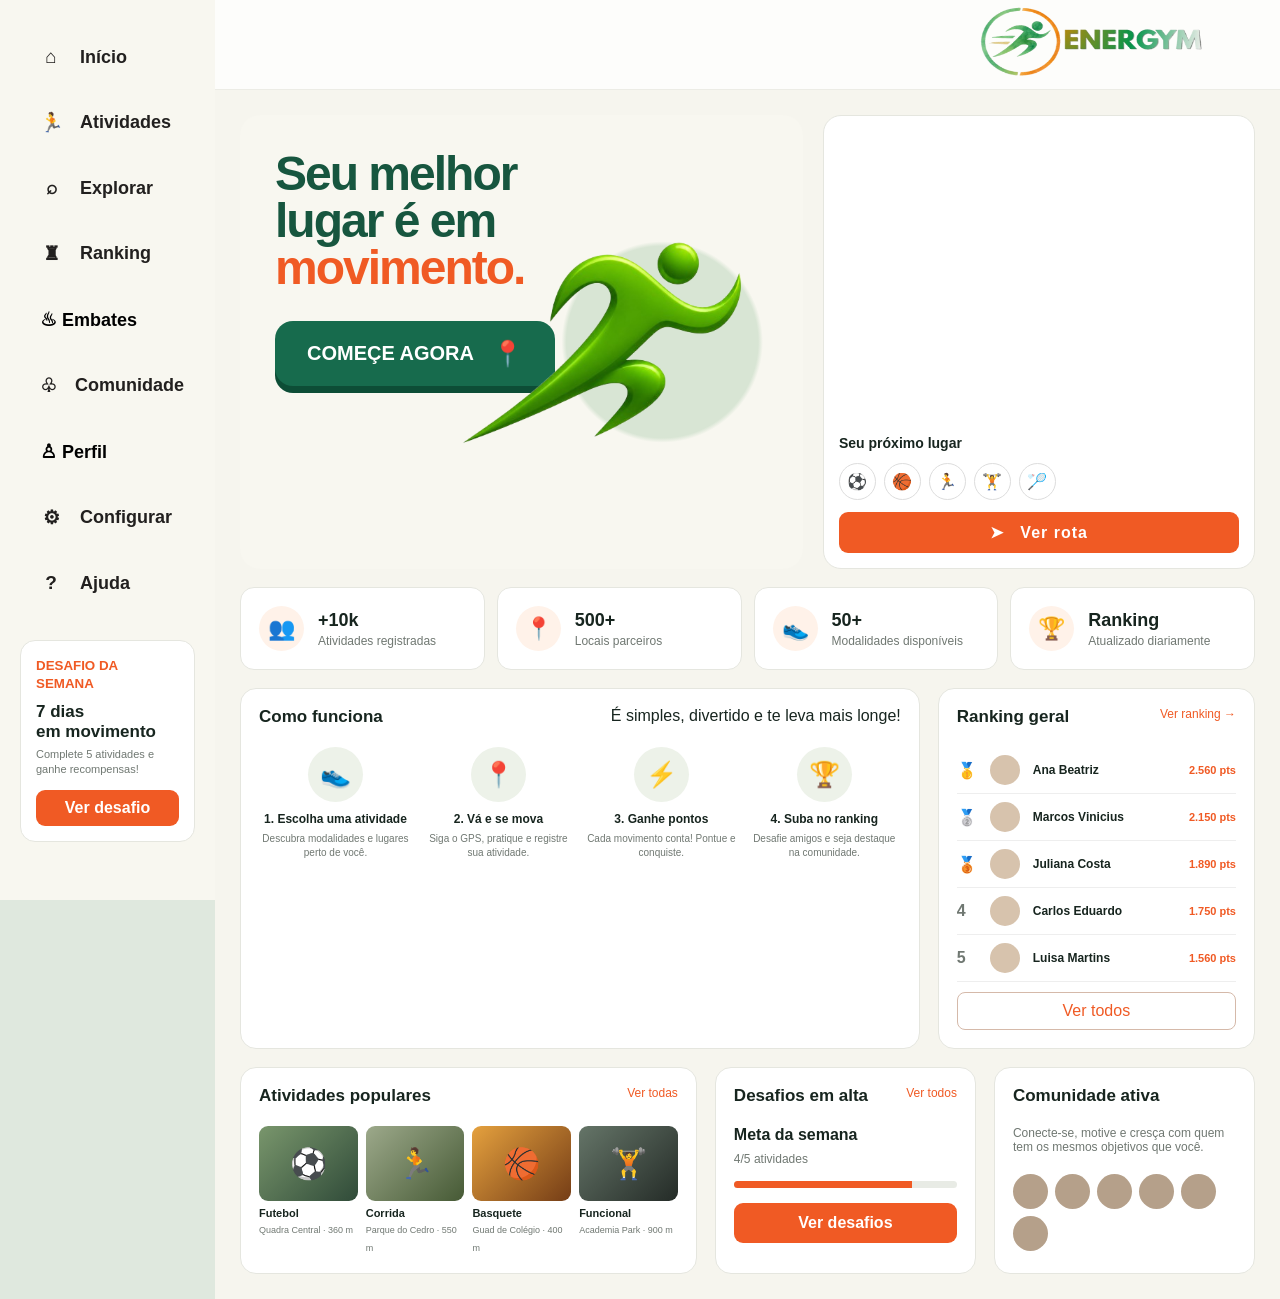
<file: index.html>
<!DOCTYPE html>
<html lang="en">
<head>
  <meta charset="UTF-8">
  <meta name="viewport" content="width=device-width, initial-scale=1.0">
  <title>ENERGYM</title>
  <link rel="icon" type="image/png" tamanhos="512x512" href="/icon-512x512.png(1).png">

<aside class="sidebar">


<link rel="stylesheet" href="style.css">


    <nav class="menu">

      <div class="menu-item">
        <span class="menu-icon">⌂</span>
        Início
      </div>

      <div class="menu-item">
        <span class="menu-icon">🏃</span>
        Atividades
      </div>

      <div class="menu-item">
        <span class="menu-icon">⌕</span>
        Explorar
      </div>

      <div class="menu-item">
        <span class="menu-icon">♜</span>
        Ranking
      </div>

      <div class="menu-item">
        <a href="embates tela.html">
        <span class="menu-icon">♨</span>
        Embates
      </a>
      </div>

      <div class="menu-item">
        <span class="menu-icon">♧</span>
        Comunidade
      </div>

      <div class="menu-item">
          <a href="basquete.html">
          <span class="menu-icon">♙</span>
        Perfil
      </a>
      </div>

      <div class="menu-item">
        <span class="menu-icon">⚙</span>
        Configurar
      </div>

      <div class="menu-item">
        <span class="menu-icon">?</span>
        Ajuda
      </div>

    </nav>

    <div class="weekly">
      <small>DESAFIO DA SEMANA</small>

      <h3>7 dias<br>em movimento</h3>

      <p>
        Complete 5 atividades e ganhe recompensas!
      </p>

      <button>Ver desafio</button>
    </div>

  </aside>

  
  <main class="main">

    <header class="topbar">

      <div class="notification"></div>

      <div class="profile">
        <div class="avatar">
        </div>

        <div class="profile-info">
          
          <img src="logo0.1-removebg-preview.png" alt="Logo da Empresa" width="300"
  height="75">

  </div>
        

      
      </div>

    </header>

    <section class="content">

    
      <div class="hero">

        <div class="hero-main">

          <h1>
            Seu melhor<br>
            lugar é em<br>
            <span>movimento.</span>
          </h1>

          
          <div class="botoes">
            <button class="btn btn-explorar" onclick="explorar()">
                <span>COMEÇE AGORA</span>
                <span class="icone">📍</span>
            </button>
        
            
        </div>

          <div class="runner">
            <img src="homen_correndo-removebg-preview.png"  width="350px"></div>
        

        </div>
          
    
        <div class="location-card">
          <iframe src="https://www.google.com/maps/embed?pb=!1m18!1m12!1m3!1d1985.051706144907!2d-35.28840171533951!3d-5.698196768955358!2m3!1f0!2f0!3f0!3m2!1i1024!2i768!4f13.1!3m3!1m2!1s0x7b3a9320d989ad3%3A0xce6e2f280dedb649!2sCentro%20Estadual%20de%20Educa%C3%A7%C3%A3o%20Profissional%20H%C3%A9lio%20Xavier%20de%20Vasconcelos!5e0!3m2!1spt-BR!2sbr!4v1787850625474!5m2!1spt-BR!2sbr" width="400" height="300" style="border:0;" allowfullscreen="" loading="lazy" referrerpolicy="strict-origin-when-cross-origin"></iframe>

          <h3>Seu próximo lugar</h3>
        

          <div class="sports">
            <div class="sport">⚽</div>
            <div class="sport">🏀</div>
            <div class="sport">🏃</div>
            <div class="sport">🏋</div>
            <div class="sport">🏸</div>
          </div>

          <button class="route-btn">
          <a href="https://maps.app.goo.gl/r9fsLKFyhnRFyW9E6"  > ➤ &nbsp; Ver rota</a>
          </button>

        </div>

      </div>

    
      <div class="stats">

        <div class="stat">
          <div class="stat-icon">👥</div>
          <div>
            <strong>+10k</strong>
            <span>Atividades registradas</span>
          </div>
        </div>

        <div class="stat">
          <div class="stat-icon">📍</div>
          <div>
            <strong>500+</strong>
            <span>Locais parceiros</span>
          </div>
        </div>

        <div class="stat">
          <div class="stat-icon">👟</div>
          <div>
            <strong>50+</strong>
            <span>Modalidades disponíveis</span>
          </div>
        </div>

        <div class="stat">
          <div class="stat-icon">🏆</div>
          <div>
            <strong>Ranking</strong>
            <span>Atualizado diariamente</span>
          </div>
        </div>

      </div>

  
      <div class="two-columns">

        <div class="card">

          <div class="card-title">
            <h2>Como funciona</h2>
            <span>É simples, divertido e te leva mais longe!</span>
          </div>

          <div class="steps">

            <div class="step">
              <div class="step-icon">👟</div>
              <h4>1. Escolha uma atividade</h4>
              <p>Descubra modalidades e lugares perto de você.</p>
            </div>

            <div class="step">
              <div class="step-icon">📍</div>
              <h4>2. Vá e se mova</h4>
              <p>Siga o GPS, pratique e registre sua atividade.</p>
            </div>

            <div class="step">
              <div class="step-icon">⚡</div>
              <h4>3. Ganhe pontos</h4>
              <p>Cada movimento conta! Pontue e conquiste.</p>
            </div>

            <div class="step">
              <div class="step-icon">🏆</div>
              <h4>4. Suba no ranking</h4>
              <p>Desafie amigos e seja destaque na comunidade.</p>
            </div>

          </div>

        </div>

        <div class="card">

          <div class="card-title">
            <h2>Ranking geral</h2>
            <a href="#">Ver ranking →</a>
          </div>

          <div class="ranking-item">
            <span class="rank">🥇</span>
            <div class="mini-avatar"></div>
            <strong>Ana Beatriz</strong>
            <span class="points">2.560 pts</span>
          </div>

          <div class="ranking-item">
            <span class="rank">🥈</span>
            <div class="mini-avatar"></div>
            <strong>Marcos Vinicius</strong>
            <span class="points">2.150 pts</span>
          </div>

          <div class="ranking-item">
            <span class="rank">🥉</span>
            <div class="mini-avatar"></div>
            <strong>Juliana Costa</strong>
            <span class="points">1.890 pts</span>
          </div>

          <div class="ranking-item">
            <span class="rank">4</span>
            <div class="mini-avatar"></div>
            <strong>Carlos Eduardo</strong>
            <span class="points">1.750 pts</span>
          </div>

          <div class="ranking-item">
            <span class="rank">5</span>
            <div class="mini-avatar"></div>
            <strong>Luisa Martins</strong>
            <span class="points">1.560 pts</span>
          </div>

          <button class="see-all">Ver todos</button>

        </div>

      </div>

    
      <div class="bottom-grid">

       
        <div class="card">

          <div class="card-title">
            <h2>Atividades populares</h2>
            <a href="#">Ver todas</a>
          </div>

          <div class="activities">

            <div class="activity">
              <div class="activity-img">⚽</div>
              <strong>Futebol</strong>
              <small>Quadra Central · 360 m</small>
            </div>

            <div class="activity">
              <div class="activity-img">🏃</div>
              <strong>Corrida</strong>
              <small>Parque do Cedro · 550 m</small>
            </div>

            <div class="activity">
              <div class="activity-img">🏀</div>
              <strong>Basquete</strong>
              <small>Guad de Colégio · 400 m</small>
            </div>

            <div class="activity">
              <div class="activity-img">🏋</div>
              <strong>Funcional</strong>
              <small>Academia Park · 900 m</small>
            </div>

          </div>

        </div>

      
        <div class="card">

          <div class="card-title">
            <h2>Desafios em alta</h2>
            <a href="#">Ver todos</a>
          </div>

          <strong>Meta da semana</strong>

          <p style="margin-top:8px;color:#707872;font-size:12px;">
            4/5 atividades
          </p>

          <div class="progress-bar">
            <div class="progress"></div>
          </div>

          <button class="challenge-btn">
            Ver desafios
          </button>

        </div>

        
        <div class="card">

          <div class="card-title">
            <h2>Comunidade ativa</h2>
          </div>

          <p style="color:#707872;font-size:12px;">
            Conecte-se, motive e cresça com quem tem os
            mesmos objetivos que você.
          </p>

          <div class="community">
            <div class="community-avatar"></div>
            <div class="community-avatar"></div>
            <div class="community-avatar"></div>
            <div class="community-avatar"></div>
            <div class="community-avatar"></div>
            <div class="community-avatar"></div>
          </div>

        </div>

      </div>

    </section>

  </main>

</div>


<nav class="mobile-nav">

 
  <div>
    🏃
    <br>Atividades
  </div>

  <div class="plus">
    +
  </div>

  <div>
    📊
    <br>Ranking
  </div>

  <div>
    👤
    <br>Perfil
  </div>
 
</nav>



  
</body>
</html>
</file>
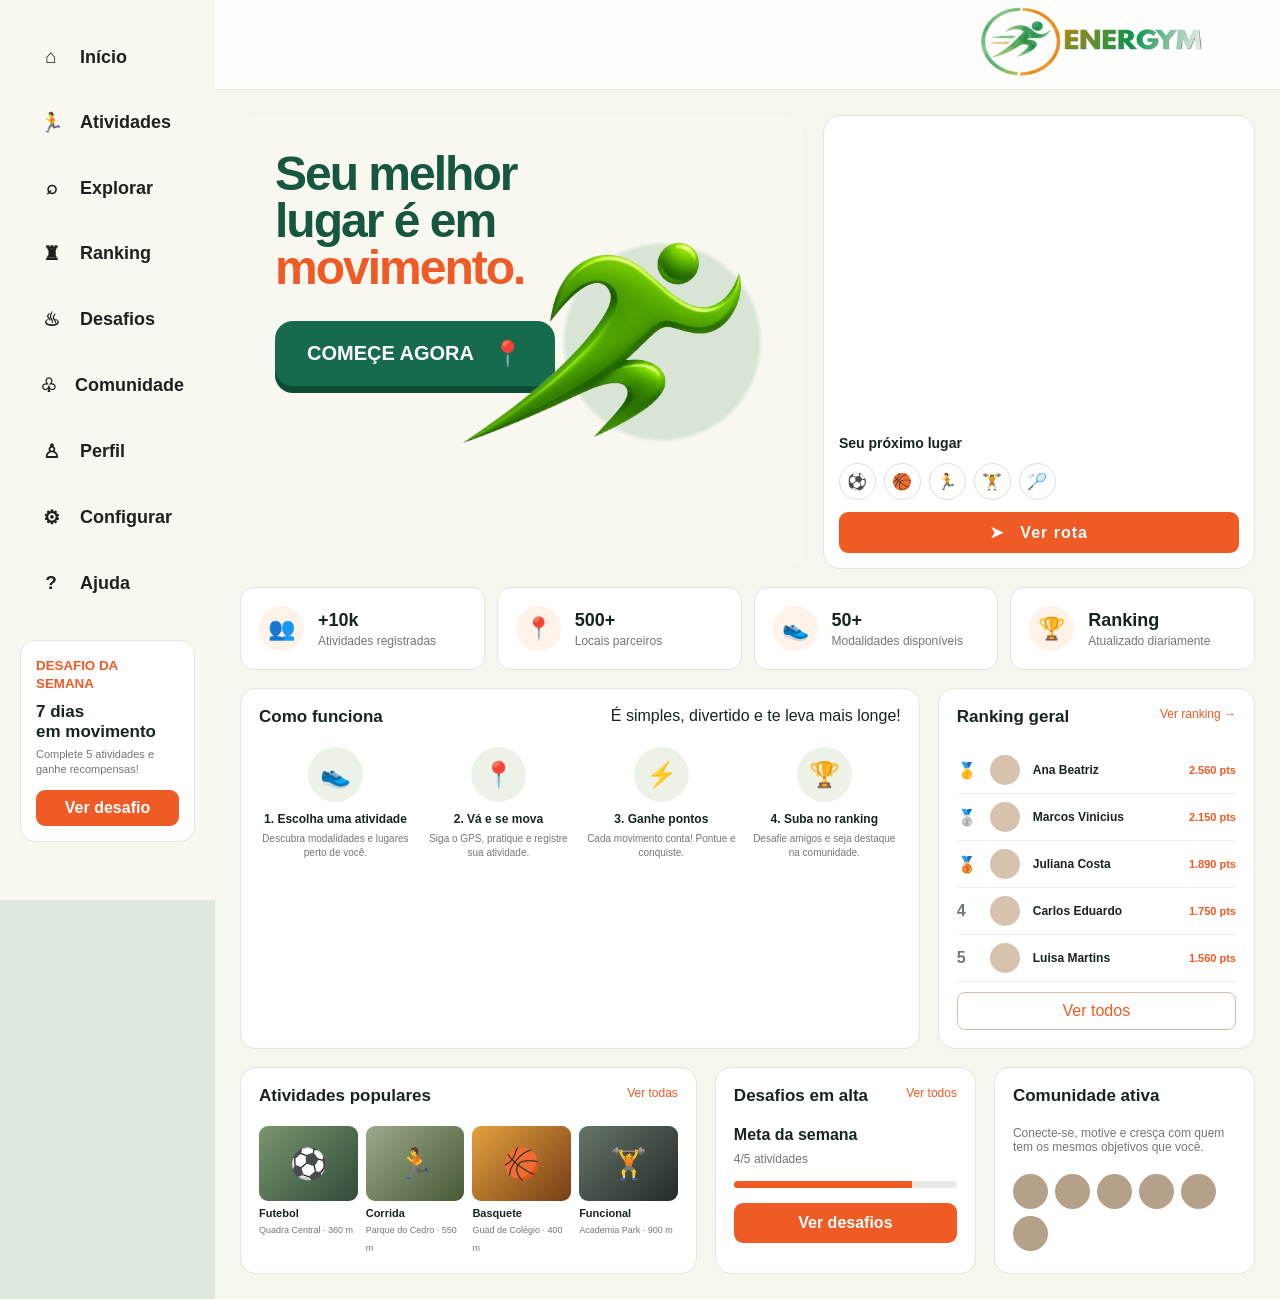
<file: ola mundo/index.html>
<!DOCTYPE html>
<html lang="en">
<head>
  <meta charset="UTF-8">
  <meta name="viewport" content="width=device-width, initial-scale=1.0">
  <title>ENERGYM</title>
  <link rel="icon" type="image/png" tamanhos="512x512" href="/icon-512x512.png(1).png">

<aside class="sidebar">


<link rel="stylesheet" href="style.css">


    <nav class="menu">

      <div class="menu-item">
        <span class="menu-icon">⌂</span>
        Início
      </div>

      <div class="menu-item">
        <span class="menu-icon">🏃</span>
        Atividades
      </div>

      <div class="menu-item">
        <span class="menu-icon">⌕</span>
        Explorar
      </div>

      <div class="menu-item">
        <span class="menu-icon">♜</span>
        Ranking
      </div>

      <div class="menu-item">
        <span class="menu-icon">♨</span>
        Desafios
      </div>

      <div class="menu-item">
        <span class="menu-icon">♧</span>
        Comunidade
      </div>

      <div class="menu-item">
        <span class="menu-icon">♙</span>
        Perfil
      </div>

      <div class="menu-item">
        <span class="menu-icon">⚙</span>
        Configurar
      </div>

      <div class="menu-item">
        <span class="menu-icon">?</span>
        Ajuda
      </div>

    </nav>

    <div class="weekly">
      <small>DESAFIO DA SEMANA</small>

      <h3>7 dias<br>em movimento</h3>

      <p>
        Complete 5 atividades e ganhe recompensas!
      </p>

      <button>Ver desafio</button>
    </div>

  </aside>

  <!-- MAIN -->
  <main class="main">

    <header class="topbar">

      <div class="notification"></div>

      <div class="profile">
        <div class="avatar">
        </div>

        <div class="profile-info">
          
          <img src="logo0.1-removebg-preview.png" alt="Logo da Empresa" width="300"
  height="75">

  </div>
        

      
      </div>

    </header>

    <section class="content">

      <!-- HERO -->
      <div class="hero">

        <div class="hero-main">

          <h1>
            Seu melhor<br>
            lugar é em<br>
            <span>movimento.</span>
          </h1>

          
          <div class="botoes">
            <button class="btn btn-explorar" onclick="explorar()">
                <span>COMEÇE AGORA</span>
                <span class="icone">📍</span>
            </button>
        
            
        </div>

          <div class="runner">
            <img src="homen_correndo-removebg-preview.png"  width="350px"></div>
        

        </div>
          
        <!-- LOCATION -->
        <div class="location-card">
          <iframe src="https://www.google.com/maps/embed?pb=!1m18!1m12!1m3!1d1985.051706144907!2d-35.28840171533951!3d-5.698196768955358!2m3!1f0!2f0!3f0!3m2!1i1024!2i768!4f13.1!3m3!1m2!1s0x7b3a9320d989ad3%3A0xce6e2f280dedb649!2sCentro%20Estadual%20de%20Educa%C3%A7%C3%A3o%20Profissional%20H%C3%A9lio%20Xavier%20de%20Vasconcelos!5e0!3m2!1spt-BR!2sbr!4v1787850625474!5m2!1spt-BR!2sbr" width="400" height="300" style="border:0;" allowfullscreen="" loading="lazy" referrerpolicy="strict-origin-when-cross-origin"></iframe>

          <h3>Seu próximo lugar</h3>
        

          <div class="sports">
            <div class="sport">⚽</div>
            <div class="sport">🏀</div>
            <div class="sport">🏃</div>
            <div class="sport">🏋</div>
            <div class="sport">🏸</div>
          </div>

          <button class="route-btn">
          <a href="https://maps.app.goo.gl/r9fsLKFyhnRFyW9E6"  > ➤ &nbsp; Ver rota</a>
          </button>

        </div>

      </div>

      <!-- STATS -->
      <div class="stats">

        <div class="stat">
          <div class="stat-icon">👥</div>
          <div>
            <strong>+10k</strong>
            <span>Atividades registradas</span>
          </div>
        </div>

        <div class="stat">
          <div class="stat-icon">📍</div>
          <div>
            <strong>500+</strong>
            <span>Locais parceiros</span>
          </div>
        </div>

        <div class="stat">
          <div class="stat-icon">👟</div>
          <div>
            <strong>50+</strong>
            <span>Modalidades disponíveis</span>
          </div>
        </div>

        <div class="stat">
          <div class="stat-icon">🏆</div>
          <div>
            <strong>Ranking</strong>
            <span>Atualizado diariamente</span>
          </div>
        </div>

      </div>

      <!-- HOW IT WORKS + RANKING -->
      <div class="two-columns">

        <div class="card">

          <div class="card-title">
            <h2>Como funciona</h2>
            <span>É simples, divertido e te leva mais longe!</span>
          </div>

          <div class="steps">

            <div class="step">
              <div class="step-icon">👟</div>
              <h4>1. Escolha uma atividade</h4>
              <p>Descubra modalidades e lugares perto de você.</p>
            </div>

            <div class="step">
              <div class="step-icon">📍</div>
              <h4>2. Vá e se mova</h4>
              <p>Siga o GPS, pratique e registre sua atividade.</p>
            </div>

            <div class="step">
              <div class="step-icon">⚡</div>
              <h4>3. Ganhe pontos</h4>
              <p>Cada movimento conta! Pontue e conquiste.</p>
            </div>

            <div class="step">
              <div class="step-icon">🏆</div>
              <h4>4. Suba no ranking</h4>
              <p>Desafie amigos e seja destaque na comunidade.</p>
            </div>

          </div>

        </div>

        <div class="card">

          <div class="card-title">
            <h2>Ranking geral</h2>
            <a href="#">Ver ranking →</a>
          </div>

          <div class="ranking-item">
            <span class="rank">🥇</span>
            <div class="mini-avatar"></div>
            <strong>Ana Beatriz</strong>
            <span class="points">2.560 pts</span>
          </div>

          <div class="ranking-item">
            <span class="rank">🥈</span>
            <div class="mini-avatar"></div>
            <strong>Marcos Vinicius</strong>
            <span class="points">2.150 pts</span>
          </div>

          <div class="ranking-item">
            <span class="rank">🥉</span>
            <div class="mini-avatar"></div>
            <strong>Juliana Costa</strong>
            <span class="points">1.890 pts</span>
          </div>

          <div class="ranking-item">
            <span class="rank">4</span>
            <div class="mini-avatar"></div>
            <strong>Carlos Eduardo</strong>
            <span class="points">1.750 pts</span>
          </div>

          <div class="ranking-item">
            <span class="rank">5</span>
            <div class="mini-avatar"></div>
            <strong>Luisa Martins</strong>
            <span class="points">1.560 pts</span>
          </div>

          <button class="see-all">Ver todos</button>

        </div>

      </div>

      <!-- BOTTOM -->
      <div class="bottom-grid">

        <!-- ACTIVITIES -->
        <div class="card">

          <div class="card-title">
            <h2>Atividades populares</h2>
            <a href="#">Ver todas</a>
          </div>

          <div class="activities">

            <div class="activity">
              <div class="activity-img">⚽</div>
              <strong>Futebol</strong>
              <small>Quadra Central · 360 m</small>
            </div>

            <div class="activity">
              <div class="activity-img">🏃</div>
              <strong>Corrida</strong>
              <small>Parque do Cedro · 550 m</small>
            </div>

            <div class="activity">
              <div class="activity-img">🏀</div>
              <strong>Basquete</strong>
              <small>Guad de Colégio · 400 m</small>
            </div>

            <div class="activity">
              <div class="activity-img">🏋</div>
              <strong>Funcional</strong>
              <small>Academia Park · 900 m</small>
            </div>

          </div>

        </div>

        <!-- CHALLENGE -->
        <div class="card">

          <div class="card-title">
            <h2>Desafios em alta</h2>
            <a href="#">Ver todos</a>
          </div>

          <strong>Meta da semana</strong>

          <p style="margin-top:8px;color:#707872;font-size:12px;">
            4/5 atividades
          </p>

          <div class="progress-bar">
            <div class="progress"></div>
          </div>

          <button class="challenge-btn">
            Ver desafios
          </button>

        </div>

        <!-- COMMUNITY -->
        <div class="card">

          <div class="card-title">
            <h2>Comunidade ativa</h2>
          </div>

          <p style="color:#707872;font-size:12px;">
            Conecte-se, motive e cresça com quem tem os
            mesmos objetivos que você.
          </p>

          <div class="community">
            <div class="community-avatar"></div>
            <div class="community-avatar"></div>
            <div class="community-avatar"></div>
            <div class="community-avatar"></div>
            <div class="community-avatar"></div>
            <div class="community-avatar"></div>
          </div>

        </div>

      </div>

    </section>

  </main>

</div>

<!-- MOBILE NAV -->
<nav class="mobile-nav">

 
  <div>
    🏃
    <br>Atividades
  </div>

  <div class="plus">
    +
  </div>

  <div>
    📊
    <br>Ranking
  </div>

  <div>
    👤
    <br>Perfil
  </div>
 
</nav>



  
</body>
</html>
</file>
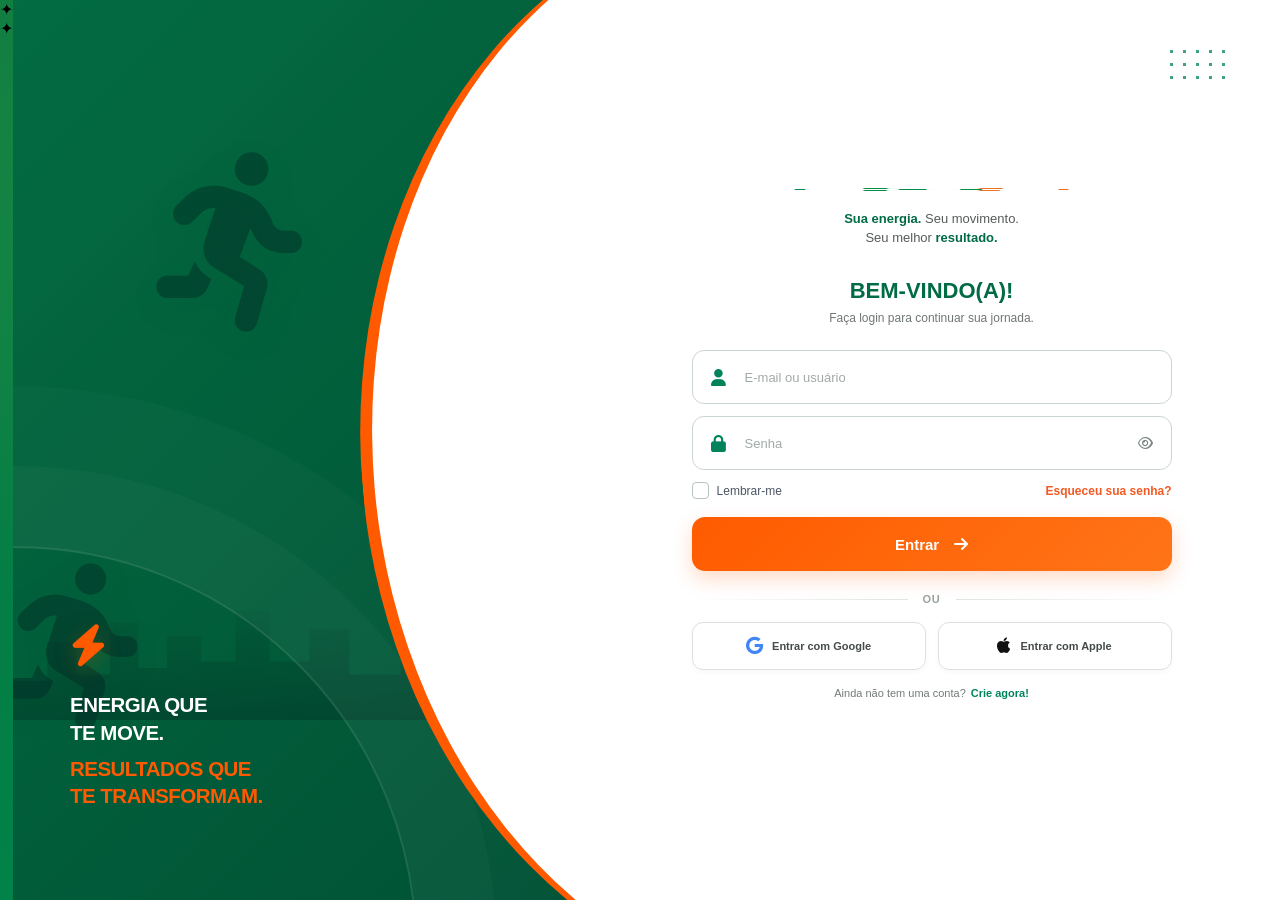
<file: login.html>
<!DOCTYPE html>
<html lang="pt-BR">
<head>
    <meta charset="UTF-8">
    <meta name="viewport" content="width=device-width, initial-scale=1.0">

    <title>Emergym - Login</title>

    <link rel="stylesheet" href="login.css">

    <!-- Ícones -->
    <link
        rel="stylesheet"
        href="https://cdnjs.cloudflare.com/ajax/libs/font-awesome/6.5.2/css/all.min.css"
    >
</head>

<body>

   

    <main class="page">

        <!-- Fundo decorativo -->
        <div class="background">

            <div class="heartbeat">
                <span></span>
                <span></span>
                <span></span>
            </div>

            <div class="leaf leaf-1">✦</div>
            <div class="leaf leaf-2">✦</div>

        </div>

        <!-- Card principal -->
        <section class="login-card">

            <!-- Lado esquerdo -->
            <div class="visual-side">

                <div class="runner runner-top">
                    <i class="fa-solid fa-person-running"></i>
                </div>

                <div class="runner runner-bottom">
                    <i class="fa-solid fa-person-running"></i>
                </div>

                <div class="city"></div>

                <div class="side-content">

                    <div class="lightning">
                        <i class="fa-solid fa-bolt"></i>
                    </div>

                    <h2>
                        ENERGIA QUE<br>
                        TE MOVE.
                    </h2>

                    <h3>
                        RESULTADOS QUE<br>
                        TE TRANSFORMAM.
                    </h3>

                </div>

            </div>

            <!-- Lado direito -->
            <div class="form-side">

                <div class="dots"></div>

                <!-- Logo -->
                <div class="logo">
                        <span>
                    <div class="logo-symbol">
                        <img src="n.logo-removebg-preview.png" width="350px "  height=3px alt="Logo da empresa"
                        </span>
                    </div>

                    <div class="logo-name">
                       
                    </div>

                </div>

                <div class="slogan">
                    <p>
                        <strong>Sua energia.</strong>
                        Seu movimento.
                    </p>

                    <p>
                        Seu melhor <strong>resultado.</strong>
                    </p>
                </div>

                <div class="welcome">
                    <h1>BEM-VINDO(A)!</h1>
                    <p>Faça login para continuar sua jornada.</p>
                </div>

                <!-- Login -->
                <form class="login-form">

                    <div class="input-group">

                        <i class="fa-solid fa-user"></i>

                        <label for="username" class="sr-only">
                            E-mail ou usuário
                        </label>

                        <input
                            type="text"
                            id="username"
                            name="username"
                            placeholder="E-mail ou usuário"
                            autocomplete="username"
                            required
                        >

                    </div>

                    <div class="input-group">

                        <i class="fa-solid fa-lock"></i>

                        <label for="password" class="sr-only">
                            Senha
                        </label>

                        <input
                            type="password"
                            id="password"
                            name="password"
                            placeholder="Senha"
                            autocomplete="current-password"
                            required
                        >

                        <button
                            type="button"
                            class="show-password"
                            aria-label="Mostrar senha"
                        >
                            <i class="fa-regular fa-eye"></i>
                        </button>

                    </div>

                    <div class="form-options">

                        <label class="remember">

                            <input
                                type="checkbox"
                                name="remember"
                            >

                            <span>Lembrar-me</span>

                        </label>

                        <a href="#">
                            Esqueceu sua senha?
                        </a>

                    </div>
                
                    <button type="submit" class="login-button">
                      <span>Entrar</span>
                        <i class="fa-solid fa-arrow-right"></i>
                    </button>

                </form>

                <!-- Separador -->
                <div class="separator">
                    <span></span>
                    <p>OU</p>
                    <span></span>
                </div>

                <!-- Login social -->
                <div class="social-login">

                    <button type="button" class="social-button">
                        <i class="fa-brands fa-google"></i>
                        <span>Entrar com Google</span>
                    </button>

                    <button type="button" class="social-button apple">
                        <i class="fa-brands fa-apple"></i>
                        <span>Entrar com Apple</span>
                    </button>

                </div>

                <!-- Cadastro -->
                <div class="register">
                    <span>Ainda não tem uma conta?</span>
                    <a href="#">Crie agora!</a>
                </div>

                <!-- Recursos -->
                <div class="features">

                    
                    </div>

                </div>

            </div>

        </section>

    </main>


    <script>

        const password = document.querySelector("#password");
        const showPassword = document.querySelector(".show-password");

        showPassword.addEventListener("click", () => {

            const isPassword =
                password.getAttribute("type") === "password";

            password.setAttribute(
                "type",
                isPassword ? "text" : "password"
            );

            showPassword.innerHTML = isPassword
                ? '<i class="fa-regular fa-eye-slash"></i>'
                : '<i class="fa-regular fa-eye"></i>';

        });

    </script>

</body>
</html>
</file>
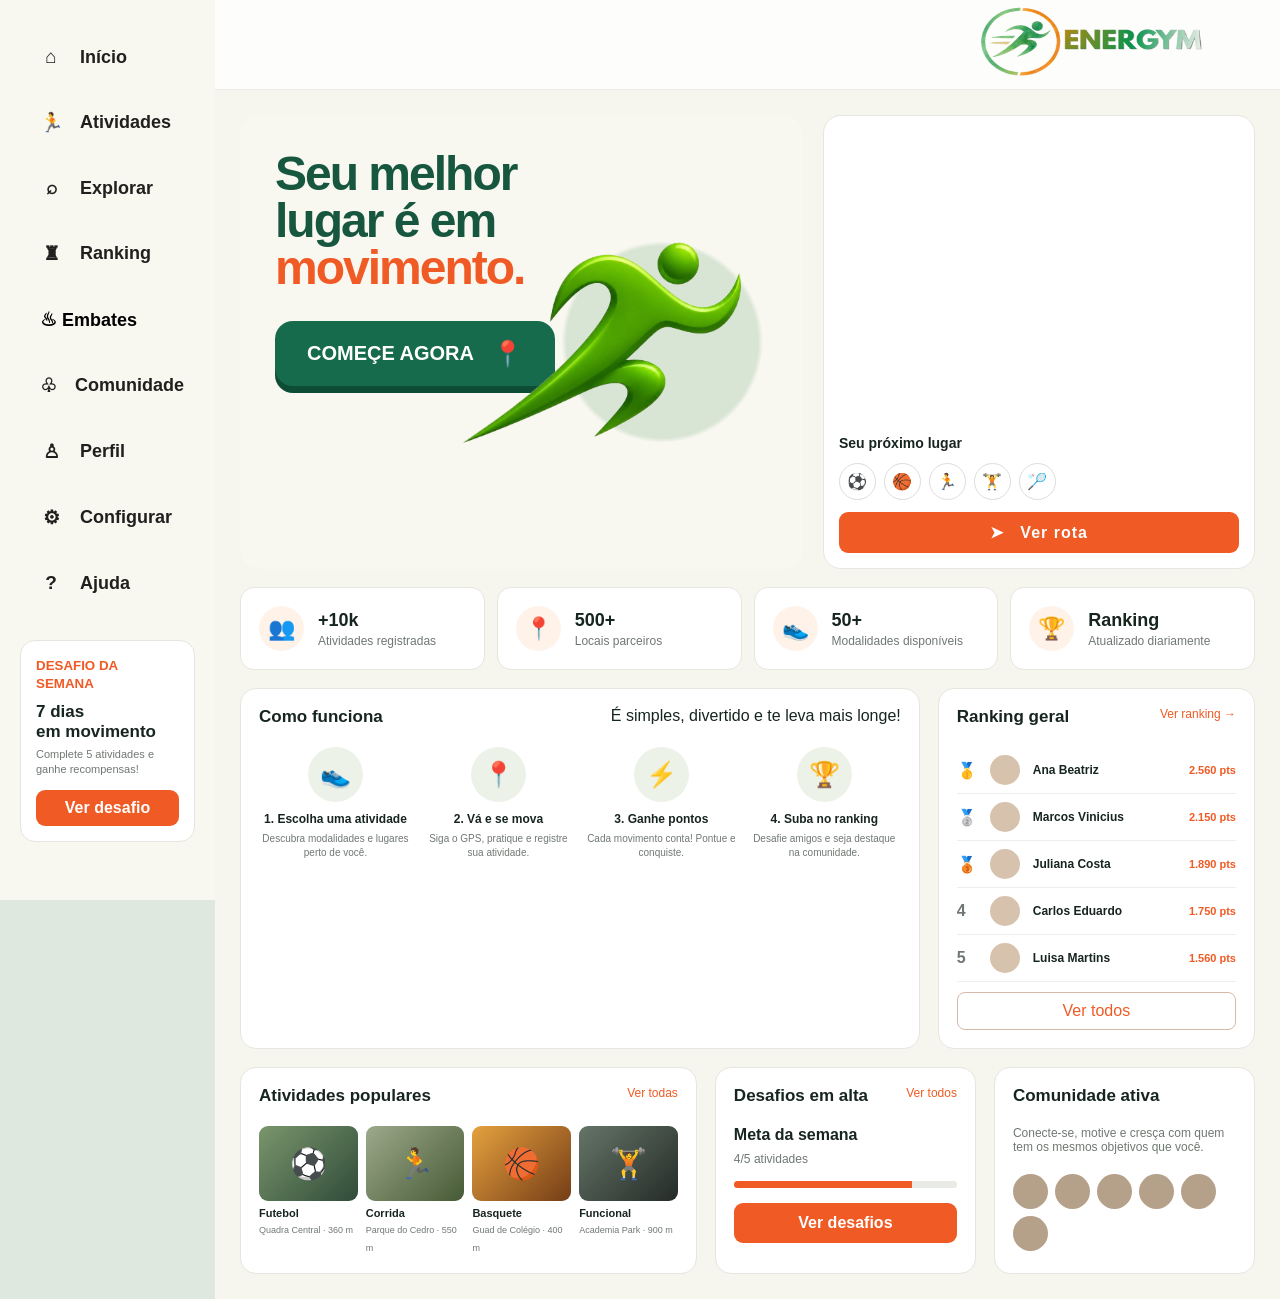
<file: teste.1.html>
<!DOCTYPE html>
<html lang="en">
<head>
  <meta charset="UTF-8">
  <meta name="viewport" content="width=device-width, initial-scale=1.0">
  <title>ENERGYM</title>
  <link rel="icon" type="image/png" tamanhos="512x512" href="/icon-512x512.png(1).png">

<aside class="sidebar">


<link rel="stylesheet" href="style.css">


    <nav class="menu">

      <div class="menu-item">
        <span class="menu-icon">⌂</span>
        Início
      </div>

      <div class="menu-item">
        <span class="menu-icon">🏃</span>
        Atividades
      </div>

      <div class="menu-item">
        <span class="menu-icon">⌕</span>
        Explorar
      </div>

      <div class="menu-item">
        <span class="menu-icon">♜</span>
        Ranking
      </div>

      <div class="menu-item">
        <a href="">
        <span class="menu-icon">♨</span>
        Embates
      </a>
      </div>

      <div class="menu-item">
        <span class="menu-icon">♧</span>
        Comunidade
      </div>

      <div class="menu-item">
        <span class="menu-icon">♙</span>
        Perfil
      </div>

      <div class="menu-item">
        <span class="menu-icon">⚙</span>
        Configurar
      </div>

      <div class="menu-item">
        <span class="menu-icon">?</span>
        Ajuda
      </div>

    </nav>

    <div class="weekly">
      <small>DESAFIO DA SEMANA</small>

      <h3>7 dias<br>em movimento</h3>

      <p>
        Complete 5 atividades e ganhe recompensas!
      </p>

      <button>Ver desafio</button>
    </div>

  </aside>

  <!-- MAIN -->
  <main class="main">

    <header class="topbar">

      <div class="notification"></div>

      <div class="profile">
        <div class="avatar">
        </div>

        <div class="profile-info">
          
          <img src="logo0.1-removebg-preview.png" alt="Logo da Empresa" width="300"
  height="75">

  </div>
        

      
      </div>

    </header>

    <section class="content">

      <!-- HERO -->
      <div class="hero">

        <div class="hero-main">

          <h1>
            Seu melhor<br>
            lugar é em<br>
            <span>movimento.</span>
          </h1>

          
          <div class="botoes">
            <button class="btn btn-explorar" onclick="explorar()">
                <span>COMEÇE AGORA</span>
                <span class="icone">📍</span>
            </button>
        
            
        </div>

          <div class="runner">
            <img src="homen_correndo-removebg-preview.png"  width="350px"></div>
        

        </div>
          
        <!-- LOCATION -->
        <div class="location-card">
          <iframe src="https://www.google.com/maps/embed?pb=!1m18!1m12!1m3!1d1985.051706144907!2d-35.28840171533951!3d-5.698196768955358!2m3!1f0!2f0!3f0!3m2!1i1024!2i768!4f13.1!3m3!1m2!1s0x7b3a9320d989ad3%3A0xce6e2f280dedb649!2sCentro%20Estadual%20de%20Educa%C3%A7%C3%A3o%20Profissional%20H%C3%A9lio%20Xavier%20de%20Vasconcelos!5e0!3m2!1spt-BR!2sbr!4v1787850625474!5m2!1spt-BR!2sbr" width="400" height="300" style="border:0;" allowfullscreen="" loading="lazy" referrerpolicy="strict-origin-when-cross-origin"></iframe>

          <h3>Seu próximo lugar</h3>
        

          <div class="sports">
            <div class="sport">⚽</div>
            <div class="sport">🏀</div>
            <div class="sport">🏃</div>
            <div class="sport">🏋</div>
            <div class="sport">🏸</div>
          </div>

          <button class="route-btn">
          <a href="https://maps.app.goo.gl/r9fsLKFyhnRFyW9E6"  > ➤ &nbsp; Ver rota</a>
          </button>

        </div>

      </div>

      <!-- STATS -->
      <div class="stats">

        <div class="stat">
          <div class="stat-icon">👥</div>
          <div>
            <strong>+10k</strong>
            <span>Atividades registradas</span>
          </div>
        </div>

        <div class="stat">
          <div class="stat-icon">📍</div>
          <div>
            <strong>500+</strong>
            <span>Locais parceiros</span>
          </div>
        </div>

        <div class="stat">
          <div class="stat-icon">👟</div>
          <div>
            <strong>50+</strong>
            <span>Modalidades disponíveis</span>
          </div>
        </div>

        <div class="stat">
          <div class="stat-icon">🏆</div>
          <div>
            <strong>Ranking</strong>
            <span>Atualizado diariamente</span>
          </div>
        </div>

      </div>

      <!-- HOW IT WORKS + RANKING -->
      <div class="two-columns">

        <div class="card">

          <div class="card-title">
            <h2>Como funciona</h2>
            <span>É simples, divertido e te leva mais longe!</span>
          </div>

          <div class="steps">

            <div class="step">
              <div class="step-icon">👟</div>
              <h4>1. Escolha uma atividade</h4>
              <p>Descubra modalidades e lugares perto de você.</p>
            </div>

            <div class="step">
              <div class="step-icon">📍</div>
              <h4>2. Vá e se mova</h4>
              <p>Siga o GPS, pratique e registre sua atividade.</p>
            </div>

            <div class="step">
              <div class="step-icon">⚡</div>
              <h4>3. Ganhe pontos</h4>
              <p>Cada movimento conta! Pontue e conquiste.</p>
            </div>

            <div class="step">
              <div class="step-icon">🏆</div>
              <h4>4. Suba no ranking</h4>
              <p>Desafie amigos e seja destaque na comunidade.</p>
            </div>

          </div>

        </div>

        <div class="card">

          <div class="card-title">
            <h2>Ranking geral</h2>
            <a href="#">Ver ranking →</a>
          </div>

          <div class="ranking-item">
            <span class="rank">🥇</span>
            <div class="mini-avatar"></div>
            <strong>Ana Beatriz</strong>
            <span class="points">2.560 pts</span>
          </div>

          <div class="ranking-item">
            <span class="rank">🥈</span>
            <div class="mini-avatar"></div>
            <strong>Marcos Vinicius</strong>
            <span class="points">2.150 pts</span>
          </div>

          <div class="ranking-item">
            <span class="rank">🥉</span>
            <div class="mini-avatar"></div>
            <strong>Juliana Costa</strong>
            <span class="points">1.890 pts</span>
          </div>

          <div class="ranking-item">
            <span class="rank">4</span>
            <div class="mini-avatar"></div>
            <strong>Carlos Eduardo</strong>
            <span class="points">1.750 pts</span>
          </div>

          <div class="ranking-item">
            <span class="rank">5</span>
            <div class="mini-avatar"></div>
            <strong>Luisa Martins</strong>
            <span class="points">1.560 pts</span>
          </div>

          <button class="see-all">Ver todos</button>

        </div>

      </div>

      <!-- BOTTOM -->
      <div class="bottom-grid">

        <!-- ACTIVITIES -->
        <div class="card">

          <div class="card-title">
            <h2>Atividades populares</h2>
            <a href="#">Ver todas</a>
          </div>

          <div class="activities">

            <div class="activity">
              <div class="activity-img">⚽</div>
              <strong>Futebol</strong>
              <small>Quadra Central · 360 m</small>
            </div>

            <div class="activity">
              <div class="activity-img">🏃</div>
              <strong>Corrida</strong>
              <small>Parque do Cedro · 550 m</small>
            </div>

            <div class="activity">
              <div class="activity-img">🏀</div>
              <strong>Basquete</strong>
              <small>Guad de Colégio · 400 m</small>
            </div>

            <div class="activity">
              <div class="activity-img">🏋</div>
              <strong>Funcional</strong>
              <small>Academia Park · 900 m</small>
            </div>

          </div>

        </div>

        <!-- CHALLENGE -->
        <div class="card">

          <div class="card-title">
            <h2>Desafios em alta</h2>
            <a href="#">Ver todos</a>
          </div>

          <strong>Meta da semana</strong>

          <p style="margin-top:8px;color:#707872;font-size:12px;">
            4/5 atividades
          </p>

          <div class="progress-bar">
            <div class="progress"></div>
          </div>

          <button class="challenge-btn">
            Ver desafios
          </button>

        </div>

        <!-- COMMUNITY -->
        <div class="card">

          <div class="card-title">
            <h2>Comunidade ativa</h2>
          </div>

          <p style="color:#707872;font-size:12px;">
            Conecte-se, motive e cresça com quem tem os
            mesmos objetivos que você.
          </p>

          <div class="community">
            <div class="community-avatar"></div>
            <div class="community-avatar"></div>
            <div class="community-avatar"></div>
            <div class="community-avatar"></div>
            <div class="community-avatar"></div>
            <div class="community-avatar"></div>
          </div>

        </div>

      </div>

    </section>

  </main>

</div>

<!-- MOBILE NAV -->
<nav class="mobile-nav">

 
  <div>
    🏃
    <br>Atividades
  </div>

  <div class="plus">
    +
  </div>

  <div>
    📊
    <br>Ranking
  </div>

  <div>
    👤
    <br>Perfil
  </div>
 
</nav>



  
</body>
</html>
</file>
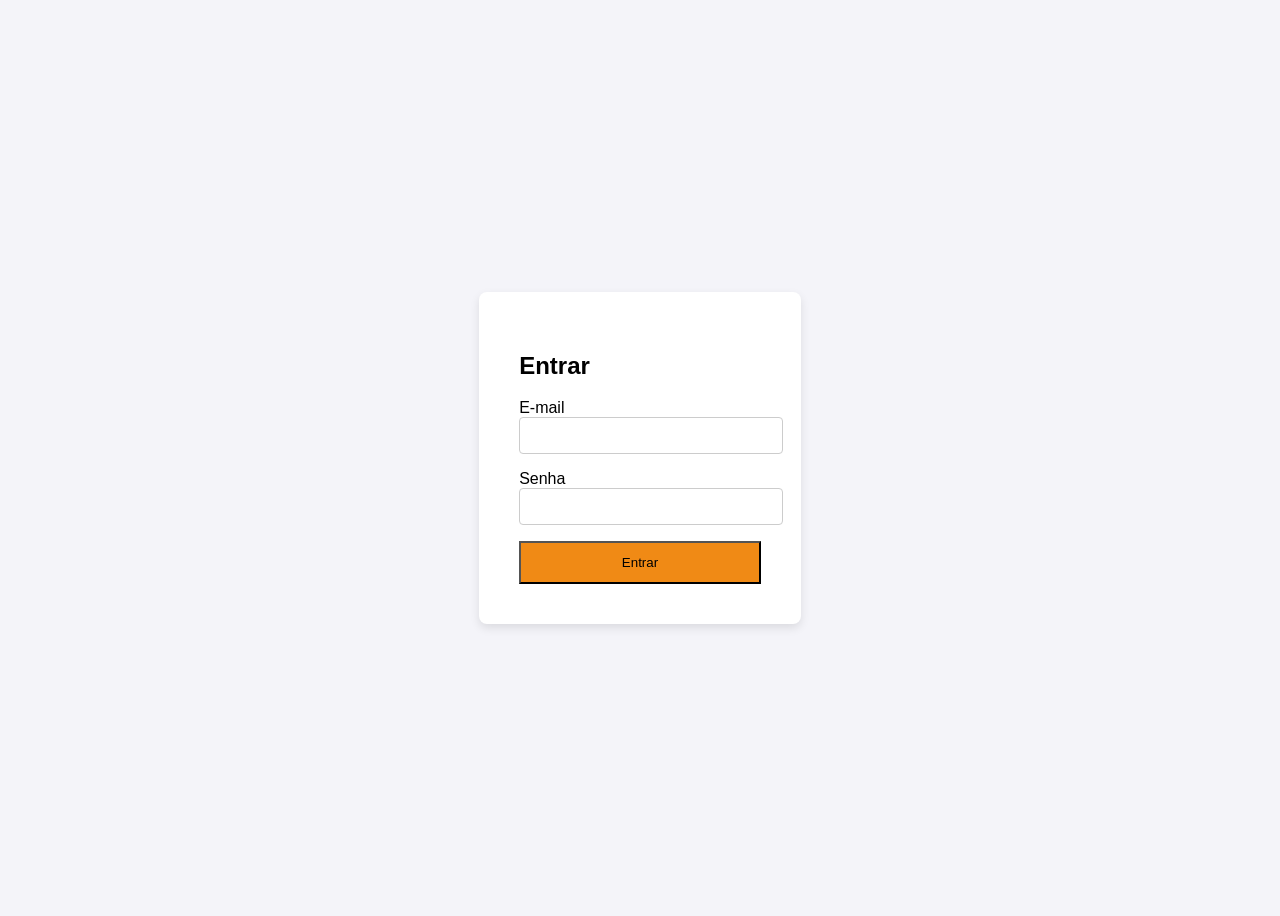
<file: ola mundo/fomulario (1).html>
<!DOCTYPE html>
<html lang="pt-BR">
<head>
    <meta charset="UTF-8">
    <meta name="viewport" content="width=device-width, initial-scale=1.0">
    <title>Tela de Login</title>
    <link rel="stylesheet" href="form.css">
</head>
<body>
    <div class="login-container">
        <h2>Entrar</h2>
        <form>
            <div class="input-group">
                <label>E-mail</label>
                <input type="email" required>
            </div>
            <div class="input-group">
                <label>Senha</label>
                <input type="password" required>
            </div>
            <button type="submit" class="login-btn">Entrar</button>
        </form>
    </div>
</body>
</html>
</file>
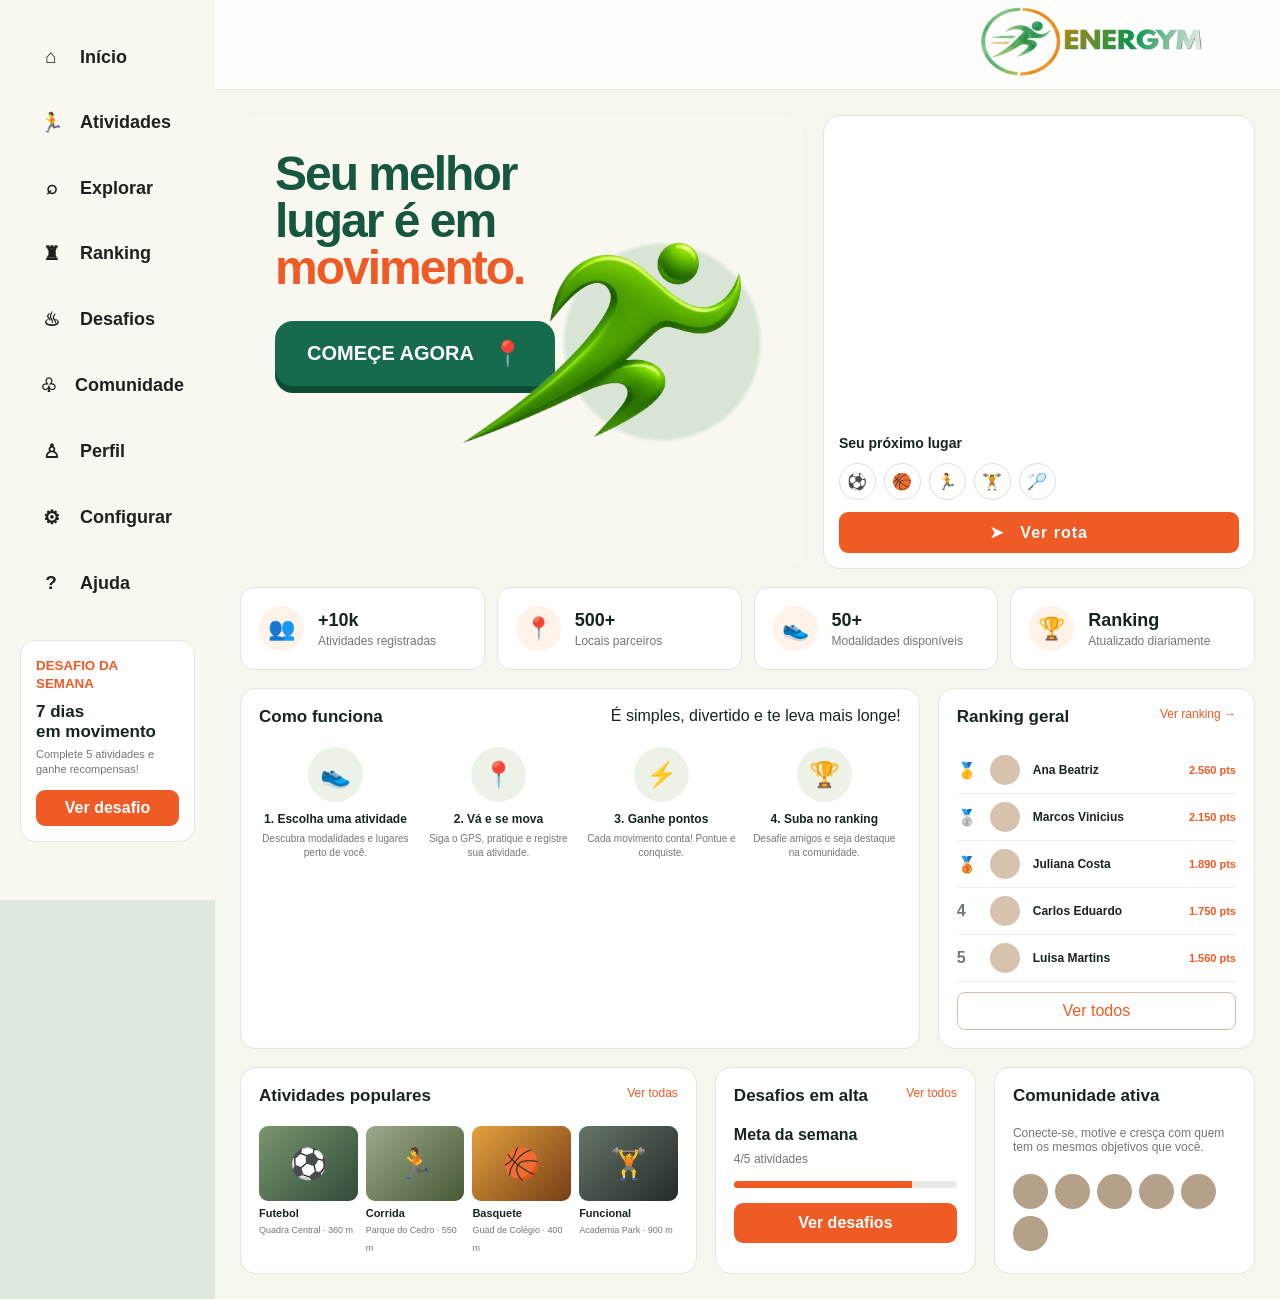
<file: ola mundo/teste.html>
<!DOCTYPE html>
<html lang="en">
<head>
  <meta charset="UTF-8">
  <meta name="viewport" content="width=device-width, initial-scale=1.0">
  <title>ENERGYM</title>
  <link rel="icon" type="image/png" tamanhos="512x512" href="/icon-512x512.png(1).png">

<aside class="sidebar">


<link rel="stylesheet" href="style.css">


    <nav class="menu">

      <div class="menu-item">
        <span class="menu-icon">⌂</span>
        Início
      </div>

      <div class="menu-item">
        <span class="menu-icon">🏃</span>
        Atividades
      </div>

      <div class="menu-item">
        <span class="menu-icon">⌕</span>
        Explorar
      </div>

      <div class="menu-item">
        <span class="menu-icon">♜</span>
        Ranking
      </div>

      <div class="menu-item">
        <span class="menu-icon">♨</span>
        Desafios
      </div>

      <div class="menu-item">
        <span class="menu-icon">♧</span>
        Comunidade
      </div>

      <div class="menu-item">
        <span class="menu-icon">♙</span>
        Perfil
      </div>

      <div class="menu-item">
        <span class="menu-icon">⚙</span>
        Configurar
      </div>

      <div class="menu-item">
        <span class="menu-icon">?</span>
        Ajuda
      </div>

    </nav>

    <div class="weekly">
      <small>DESAFIO DA SEMANA</small>

      <h3>7 dias<br>em movimento</h3>

      <p>
        Complete 5 atividades e ganhe recompensas!
      </p>

      <button>Ver desafio</button>
    </div>

  </aside>

  <!-- MAIN -->
  <main class="main">

    <header class="topbar">

      <div class="notification"></div>

      <div class="profile">
        <div class="avatar">
        </div>

        <div class="profile-info">
          
          <img src="logo0.1-removebg-preview.png" alt="Logo da Empresa" width="300"
  height="75">

  </div>
        

      
      </div>

    </header>

    <section class="content">

      <!-- HERO -->
      <div class="hero">

        <div class="hero-main">

          <h1>
            Seu melhor<br>
            lugar é em<br>
            <span>movimento.</span>
          </h1>

          
          <div class="botoes">
            <button class="btn btn-explorar" onclick="explorar()">
                <span>COMEÇE AGORA</span>
                <span class="icone">📍</span>
            </button>
        
            
        </div>

          <div class="runner">
            <img src="homen_correndo-removebg-preview.png"  width="350px"></div>
        

        </div>
          
        <!-- LOCATION -->
        <div class="location-card">
          <iframe src="https://www.google.com/maps/embed?pb=!1m18!1m12!1m3!1d1985.051706144907!2d-35.28840171533951!3d-5.698196768955358!2m3!1f0!2f0!3f0!3m2!1i1024!2i768!4f13.1!3m3!1m2!1s0x7b3a9320d989ad3%3A0xce6e2f280dedb649!2sCentro%20Estadual%20de%20Educa%C3%A7%C3%A3o%20Profissional%20H%C3%A9lio%20Xavier%20de%20Vasconcelos!5e0!3m2!1spt-BR!2sbr!4v1787850625474!5m2!1spt-BR!2sbr" width="400" height="300" style="border:0;" allowfullscreen="" loading="lazy" referrerpolicy="strict-origin-when-cross-origin"></iframe>

          <h3>Seu próximo lugar</h3>
        

          <div class="sports">
            <div class="sport">⚽</div>
            <div class="sport">🏀</div>
            <div class="sport">🏃</div>
            <div class="sport">🏋</div>
            <div class="sport">🏸</div>
          </div>

          <button class="route-btn">
          <a href="https://maps.app.goo.gl/r9fsLKFyhnRFyW9E6"  > ➤ &nbsp; Ver rota</a>
          </button>

        </div>

      </div>

      <!-- STATS -->
      <div class="stats">

        <div class="stat">
          <div class="stat-icon">👥</div>
          <div>
            <strong>+10k</strong>
            <span>Atividades registradas</span>
          </div>
        </div>

        <div class="stat">
          <div class="stat-icon">📍</div>
          <div>
            <strong>500+</strong>
            <span>Locais parceiros</span>
          </div>
        </div>

        <div class="stat">
          <div class="stat-icon">👟</div>
          <div>
            <strong>50+</strong>
            <span>Modalidades disponíveis</span>
          </div>
        </div>

        <div class="stat">
          <div class="stat-icon">🏆</div>
          <div>
            <strong>Ranking</strong>
            <span>Atualizado diariamente</span>
          </div>
        </div>

      </div>

      <!-- HOW IT WORKS + RANKING -->
      <div class="two-columns">

        <div class="card">

          <div class="card-title">
            <h2>Como funciona</h2>
            <span>É simples, divertido e te leva mais longe!</span>
          </div>

          <div class="steps">

            <div class="step">
              <div class="step-icon">👟</div>
              <h4>1. Escolha uma atividade</h4>
              <p>Descubra modalidades e lugares perto de você.</p>
            </div>

            <div class="step">
              <div class="step-icon">📍</div>
              <h4>2. Vá e se mova</h4>
              <p>Siga o GPS, pratique e registre sua atividade.</p>
            </div>

            <div class="step">
              <div class="step-icon">⚡</div>
              <h4>3. Ganhe pontos</h4>
              <p>Cada movimento conta! Pontue e conquiste.</p>
            </div>

            <div class="step">
              <div class="step-icon">🏆</div>
              <h4>4. Suba no ranking</h4>
              <p>Desafie amigos e seja destaque na comunidade.</p>
            </div>

          </div>

        </div>

        <div class="card">

          <div class="card-title">
            <h2>Ranking geral</h2>
            <a href="#">Ver ranking →</a>
          </div>

          <div class="ranking-item">
            <span class="rank">🥇</span>
            <div class="mini-avatar"></div>
            <strong>Ana Beatriz</strong>
            <span class="points">2.560 pts</span>
          </div>

          <div class="ranking-item">
            <span class="rank">🥈</span>
            <div class="mini-avatar"></div>
            <strong>Marcos Vinicius</strong>
            <span class="points">2.150 pts</span>
          </div>

          <div class="ranking-item">
            <span class="rank">🥉</span>
            <div class="mini-avatar"></div>
            <strong>Juliana Costa</strong>
            <span class="points">1.890 pts</span>
          </div>

          <div class="ranking-item">
            <span class="rank">4</span>
            <div class="mini-avatar"></div>
            <strong>Carlos Eduardo</strong>
            <span class="points">1.750 pts</span>
          </div>

          <div class="ranking-item">
            <span class="rank">5</span>
            <div class="mini-avatar"></div>
            <strong>Luisa Martins</strong>
            <span class="points">1.560 pts</span>
          </div>

          <button class="see-all">Ver todos</button>

        </div>

      </div>

      <!-- BOTTOM -->
      <div class="bottom-grid">

        <!-- ACTIVITIES -->
        <div class="card">

          <div class="card-title">
            <h2>Atividades populares</h2>
            <a href="#">Ver todas</a>
          </div>

          <div class="activities">

            <div class="activity">
              <div class="activity-img">⚽</div>
              <strong>Futebol</strong>
              <small>Quadra Central · 360 m</small>
            </div>

            <div class="activity">
              <div class="activity-img">🏃</div>
              <strong>Corrida</strong>
              <small>Parque do Cedro · 550 m</small>
            </div>

            <div class="activity">
              <div class="activity-img">🏀</div>
              <strong>Basquete</strong>
              <small>Guad de Colégio · 400 m</small>
            </div>

            <div class="activity">
              <div class="activity-img">🏋</div>
              <strong>Funcional</strong>
              <small>Academia Park · 900 m</small>
            </div>

          </div>

        </div>

        <!-- CHALLENGE -->
        <div class="card">

          <div class="card-title">
            <h2>Desafios em alta</h2>
            <a href="#">Ver todos</a>
          </div>

          <strong>Meta da semana</strong>

          <p style="margin-top:8px;color:#707872;font-size:12px;">
            4/5 atividades
          </p>

          <div class="progress-bar">
            <div class="progress"></div>
          </div>

          <button class="challenge-btn">
            Ver desafios
          </button>

        </div>

        <!-- COMMUNITY -->
        <div class="card">

          <div class="card-title">
            <h2>Comunidade ativa</h2>
          </div>

          <p style="color:#707872;font-size:12px;">
            Conecte-se, motive e cresça com quem tem os
            mesmos objetivos que você.
          </p>

          <div class="community">
            <div class="community-avatar"></div>
            <div class="community-avatar"></div>
            <div class="community-avatar"></div>
            <div class="community-avatar"></div>
            <div class="community-avatar"></div>
            <div class="community-avatar"></div>
          </div>

        </div>

      </div>

    </section>

  </main>

</div>

<!-- MOBILE NAV -->
<nav class="mobile-nav">

 
  <div>
    🏃
    <br>Atividades
  </div>

  <div class="plus">
    +
  </div>

  <div>
    📊
    <br>Ranking
  </div>

  <div>
    👤
    <br>Perfil
  </div>
 
</nav>



  
</body>
</html>
</file>
<file: style.css>
* {
      margin: 0;
      padding: 0;
      box-sizing: border-box;
    }


    :root {
      --green: #17563f;
      --green-light: #e8f0e8;
      --orange: #f05a24;
      --orange-dark: #dd4e1d;
      --cream: #f7f5ed;
      --white: #fff;
      --text: #17251f;
      --muted: #707872;
      --border: #e5e6df;
    }

    body {
      font-family: Arial, Helvetica, sans-serif;
      background: #dfe8de;
      color: var(--text);
    ;
    }

    button {
      font: inherit;
      cursor: pointer;
      border: 0;
    }

   

    .app {
      min-height: 100vh;
      display: flex;
    }

  

    .sidebar {
      width: 215px;
      background: #f8f7f0;
      padding: 28px 20px;
      position: fixed;
      left: 0;
      top: 0;
      bottom: 0;
      z-index: 20;
      cursor: pointer;
    }

    div.logo {
      display: flex;
      justify-content: start;
      align-items:center;
      height: 50px;
      margin-bottom: 30px;
    }
      .menu-item a {
    color: #000000;
    text-decoration: none;
    cursor: pointer;
    transition: all 0.4s ease;
}

.menu-item a:hover {
   color: #035a3a;
}
map-responsive{



    overflow:hidden;

    padding-bottom:56.25%;

    position:relative;

    height:0;


.map-responsive iframe{

    left:0;

    top:0;

    height:100%;

    width:100%;

    position:absolute;

}
      
}

    .menu {
      display: flex;
      flex-direction: column;
      gap: 7px;
    }

    .menu-item {
      display: flex;
      align-items: center;
      gap: 18px;
      padding: 18px 20px;
      border-radius: 14px;
      text-decoration: none;
      color: #22201f;
      font-size: 18px;
      font-weight: 600;
      transition: all 0.25s ease;
    }

    .menu-item:hover {
      background:rgb(255, 95, 2);
      color: green;
    }

    .menu-item.active {
      background: var(--orange);
      color: white;
    }

    .menu-icon {
      width: 22px;
      text-align: center;
      font-size: 19px;
      
    }

    .weekly {
      margin-top: 28px;
      padding: 15px;
      background: white;
      border-radius: 15px;
      border: 1px solid var(--border);
    }

    .weekly small {
      color: var(--orange);
      font-weight: 800;
    }

    .weekly h3 {
      margin: 10px 0 5px;
      font-size: 17px;
    }

    .weekly p {
      color: var(--muted);
      font-size: 11px;
      line-height: 1.4;
    }

    .weekly button {
      margin-top: 12px;
      width: 100%;
      background: var(--orange);
      color: white;
      padding: 9px;
      border-radius: 9px;
      font-weight: bold;
    }

    
    .main {
  
      margin-left: 215px;
      width: calc(100% - 215px);
      background: #f6f5ee;
      min-height: 100vh;
      justify-content: center;
      align-items: center;
    }

    .topbar {
      height: 90px;
      background: rgba(255,255,255,.8);
      border-bottom: 1px solid #ecece5;
      display: flex;
      justify-content: flex-end;
      align-items: center;
      padding: 0 30px;
      gap: 25px;
    }

    .notification {
      font-size: 23px;
    }

    .profile {
      display: flex;
      align-items: center;
      gap: 10px;
    }

    .avatar {
      width: 42px;
      height: 42px;
      border-radius: 50%;
       display: flex;
      justify-content: center;
      align-items: center;
      color: white;
      font-weight: bold;
    }

    .profile-info strong {
      display: block;
      font-size: 13px;
    }

    .profile-info small {
      color: var(--muted);
    }

    .content {
      padding: 25px;
      max-width: 1250px;
      margin: auto;
    }

   

    .hero {
      display: grid;
      grid-template-columns: 1.6fr .8fr;
      gap: 20px;
      margin-bottom: 18px;
    }

    .hero-main {
      min-height: 350px;
      padding: 35px;
      border-radius: 20px;
      background:
        radial-gradient(circle at 75% 50%, #d8e5d4 0 20%, transparent 21%),
        #f8f7f0;
      overflow: hidden;
      position: relative;
    }

    .hero-main h1 {
      max-width: 400px;
      font-size: 48px;
      line-height: .98;
      letter-spacing: -2px;
      color: var(--green);
      text-align:left;
    }

    .hero-main h1 span {
      color: var(--orange);
  
    }
    .botoes {
      display: flex;
      gap: 20px;
      margin-top: 30px;
      flex-wrap: wrap;
  }
  
  .btn {
      border: none;
      padding: 18px 30px;
      min-width: 280px;
  
      border-radius: 18px;
  
      font-size: 20px;
      font-weight: 700;
  
      display: flex;
      align-items: center;
      justify-content: center;
      gap: 18px;
  
      cursor: pointer;
  
      transition:
          transform 0.2s ease,
          box-shadow 0.2s ease,
          background 0.2s ease;
  }
  

  .btn-explorar {
      background: #176b4d;
      color: white;
  
      box-shadow: 0 7px 0 #0d4d36;
  }
  
 
  
 
  .btn:hover {
      transform: translateY(-5px);
  }
  

  .btn:active {
      transform: translateY(3px);
      box-shadow: 0 3px 0 #0d4d36;
  }
  
  .btn-atividade:active {
      box-shadow: 0 3px 0 #c93618;
  }
  
  /* Ícones */
  .icone {
      font-size: 25px;
      transition: transform 0.3s ease;
  }
  
  .btn:hover .icone {
      transform: scale(1.25) rotate(8deg);
  }
  

   

    .runner {
      position: absolute;
     justify-content: center;
      align-items: center;
      right: 25px;
      bottom: 20px;
      font-size: 100px;
      color: var(--green);
      
      
    }

    

    .location-card {
      background: white;
      border-radius: 18px;
      padding: 15px;
      border: 1px solid var(--border);
    }

    .location-card h3 {
      font-size: 14px;
      margin-bottom: 12px;
    }

    .map {
      height: 145px;
      border-radius: 12px;
      background:
        linear-gradient(35deg, transparent 45%, #b5c6b4 46%, transparent 48%),
        linear-gradient(140deg, transparent 45%, #d1dbcf 46%, transparent 48%),
        #edf2ea;
      position: relative;
      overflow: hidden;
    }

    .map::after {
      content: "📍";
      position: absolute;
      right: 18px;
      top: 25px;
      font-size: 32px;
      animation: name duration timing-function delay iteration-count direction fill-mode;
    }

    .route {
      position: absolute;
      left: 35px;
      top: 75px;
      width: 150px;
      height: 35px;
      border-top: 4px dashed var(--green);
      border-radius: 50%;
      transform: rotate(-5deg);
    }

    .location-info {
      display: flex;
      justify-content: space-between;
      margin-top: 12px;
    }

    .location-info strong {
      font-size: 14px;
    }

    .distance {
      color: var(--orange);
      font-weight: bold;
    }

    .open {
      display: block;
      margin-top: 4px;
      color: #66806f;
      font-size: 12px;
    }

    .sports {
      display: flex;
      gap: 8px;
      margin: 12px 0;
    }

    .sport {
      width: 37px;
      height: 37px;
      border: 1px solid #ddd;
      border-radius: 50%;
      display: flex;
      justify-content: center;
      align-items: center;
    }

    .route-btn {
      width: 100%;
      background: var(--orange);
      color: white;
      padding: 11px;
      border-radius: 9px;
      font-weight: bold;
      letter-spacing: 1px;
    
    }

    a {
      color: white; 
      text-decoration: none; 
    }
    
      
    

  
    .stats {
      display: grid;
      grid-template-columns: repeat(4, 1fr);
      gap: 12px;
      margin-bottom: 18px;
    }

    .stat {
      background: white;
      padding: 18px;
      border-radius: 14px;
      border: 1px solid var(--border);
      display: flex;
      gap: 14px;
      align-items: center;
    }

    .stat-icon {
      width: 45px;
      height: 45px;
      border-radius: 50%;
      background: #fff2e9;
      display: flex;
      align-items: center;
      justify-content: center;
      font-size: 22px;
    }

    .stat strong {
      font-size: 18px;
    }

    .stat span {
      display: block;
      color: var(--muted);
      font-size: 12px;
      margin-top: 3px;
    }

    /* =========================
       CARDS
    ========================= */

    .two-columns {
      display: grid;
      grid-template-columns: 1.5fr .7fr;
      gap: 18px;
      margin-bottom: 18px;
    }

    .card {
      background: white;
      border: 1px solid var(--border);
      border-radius: 16px;
      padding: 18px;
    }

    .card-title {
      display: flex;
      justify-content: space-between;
      margin-bottom: 20px;
    }

    .card-title h2 {
      font-size: 17px;
    }

    .card-title a {
      color: var(--orange);
      font-size: 12px;
    }

    .steps {
      display: grid;
      grid-template-columns: repeat(4,1fr);
      gap: 10px;
    }

    .step {
      text-align: center;
      position: relative;
    }

    .step-icon {
      width: 55px;
      height: 55px;
      background: #edf2e9;
      border-radius: 50%;
      display: flex;
      align-items: center;
      justify-content: center;
      margin: auto auto 10px;
      font-size: 25px;
    }

    .step h4 {
      font-size: 12px;
      margin-bottom: 6px;
    }

    .step p {
      color: var(--muted);
      font-size: 10px;
      line-height: 1.4;
    }

    /* =========================
       RANKING
    ========================= */

    .ranking-item {
      display: grid;
      grid-template-columns: 25px 35px 1fr auto;
      align-items: center;
      gap: 8px;
      padding: 8px 0;
      border-bottom: 1px solid #eee;
    }

    .ranking-item:last-child {
      border-bottom: 0;
    }

    .rank {
      font-weight: bold;
      color: var(--muted);
    }

    .mini-avatar {
      width: 30px;
      height: 30px;
      border-radius: 50%;
      background: #d7c3ad;
    }

    .ranking-item strong {
      font-size: 12px;
    }

    .points {
      color: var(--orange);
      font-size: 11px;
      font-weight: bold;
    }
.imagem-hero{
  display:block;
  width: 45px;
  height: auto;
  margin: 40 auto;
}
    .see-all {
      width: 100%;
      padding: 9px;
      border: 1px solid #d5b9a9;
      border-radius: 8px;
      background: white;
      color: var(--orange);
      margin-top: 10px;
    }

    /* =========================
       BOTTOM
    ========================= */

    .bottom-grid {
      display: grid;
      grid-template-columns: 1.4fr .8fr .8fr;
      gap: 18px;
    }

    .activities {
      display: grid;
      grid-template-columns: repeat(4,1fr);
      gap: 8px;
    }

    .activity {
      overflow: hidden;
    }

    .activity-img {
      height: 75px;
      border-radius: 9px;
      background:
        linear-gradient(135deg,#79966c,#304b39);
      display: flex;
      align-items: center;
      justify-content: center;
      font-size: 30px;
    }

    .activity:nth-child(2) .activity-img {
      background: linear-gradient(135deg,#9da98b,#465a35);
    }

    .activity:nth-child(3) .activity-img {
      background: linear-gradient(135deg,#e5a13e,#753d16);
    }

    .activity:nth-child(4) .activity-img {
      background: linear-gradient(135deg,#657568,#242b27);
    }

    .activity strong {
      display: block;
      font-size: 11px;
      margin-top: 6px;
    }

    .activity small {
      color: var(--muted);
      font-size: 9px;
    }

    .progress-bar {
      height: 7px;
      background: #e8ebe5;
      border-radius: 20px;
      overflow: hidden;
      margin: 15px 0;
    }

    .progress {
      width: 80%;
      height: 100%;
      background: var(--orange);
    }

    .challenge-btn {
      width: 100%;
      background: var(--orange);
      color: white;
      padding: 11px;
      border-radius: 9px;
      font-weight: bold;
    }

    .community {
      display: flex;
      flex-wrap: wrap;
      gap: 7px;
      margin-top: 20px;
    }

    .community-avatar {
      width: 35px;
      height: 35px;
      background: #b5a08a;
      border-radius: 50%;
    }

    /* =========================
       MOBILE
    ========================= */

    .mobile-nav {
      display: none;
    }

    @media(max-width: 900px) {

      .sidebar {
        display: none;
      }

      .main {
        margin-left: 0;
        width: 100%;
        padding-bottom: 75px;
      }

      .topbar {
        height: 70px;
        padding: 0 18px;
      }

      .profile-info {
        display: none;
      }

      .content {
        padding: 15px;
      }

      .hero {
        display: block;
      }

      .hero-main {
        min-height: 320px;
        padding: 25px 20px;
      }

      .hero-main h1 {
        font-size: 37px;
        max-width: 310px;
      }

      .runner {
        font-size: 85px;
        right: 15px;
        bottom: 20px;
      }

      .location-card {
        margin-top: 12px;
      }

      .stats {
        grid-template-columns: repeat(2,1fr);
      }

      .two-columns {
        grid-template-columns: 1fr;
      }

      .bottom-grid {
        grid-template-columns: 1fr;
      }

      .steps {
        grid-template-columns: repeat(2,1fr);
        gap: 20px;
      }

      .mobile-nav {
        position: fixed;
        display: flex;
        z-index: 100;
        bottom: 0;
        left: 0;
        right: 0;
        height: 65px;
        background: white;
        border-top: 1px solid #ddd;
        justify-content: space-around;
        align-items: center;
      }

      .mobile-nav div {
        font-size: 11px;
        text-align: center;
        color: #6b746e;
      }

      .mobile-nav .plus {
        width: 52px;
        height: 52px;
        margin-top: -25px;
        background: var(--orange);
        color: white;
        border-radius: 50%;
        display: flex;
        align-items: center;
        justify-content: center;
        font-size: 28px;
        border: 5px solid #f6f5ee;
      }
    }

    @media(max-width: 500px) {

      .hero-buttons {
        flex-direction: column;
      }

      .stats {
        gap: 8px;
      }

      .stat {
        padding: 12px;
      }

      .stat strong {
        font-size: 15px;
      }

      .activities {
        grid-template-columns: repeat(2,1fr);
        gap: 12px;
      }

      .activity-img {
        height: 100px;
      }
    }
</file>
<file: ola mundo/style.css>
* {
      margin: 0;
      padding: 0;
      box-sizing: border-box;
    }


    :root {
      --green: #17563f;
      --green-light: #e8f0e8;
      --orange: #f05a24;
      --orange-dark: #dd4e1d;
      --cream: #f7f5ed;
      --white: #fff;
      --text: #17251f;
      --muted: #707872;
      --border: #e5e6df;
    }

    body {
      font-family: Arial, Helvetica, sans-serif;
      background: #dfe8de;
      color: var(--text);
    ;
    }

    button {
      font: inherit;
      cursor: pointer;
      border: 0;
    }

   

    .app {
      min-height: 100vh;
      display: flex;
    }

  

    .sidebar {
      width: 215px;
      background: #f8f7f0;
      padding: 28px 20px;
      position: fixed;
      left: 0;
      top: 0;
      bottom: 0;
      z-index: 20;
    }

    div.logo {
      display: flex;
      justify-content: start;
      align-items:center;
      height: 50px;
      margin-bottom: 30px;
map-responsive{

    overflow:hidden;

    padding-bottom:56.25%;

    position:relative;

    height:0;

}

.map-responsive iframe{

    left:0;

    top:0;

    height:100%;

    width:100%;

    position:absolute;

}
      
    }

    .menu {
      display: flex;
      flex-direction: column;
      gap: 7px;
    }

    .menu-item {
      display: flex;
      align-items: center;
      gap: 18px;
      padding: 18px 20px;
      border-radius: 14px;
      text-decoration: none;
      color: #22201f;
      font-size: 18px;
      font-weight: 600;
      transition: all 0.25s ease;
    }

    .menu-item:hover {
      background:rgb(255, 95, 2);
      color: green;
    }

    .menu-item.active {
      background: var(--orange);
      color: white;
    }

    .menu-icon {
      width: 22px;
      text-align: center;
      font-size: 19px;
      
    }

    .weekly {
      margin-top: 28px;
      padding: 15px;
      background: white;
      border-radius: 15px;
      border: 1px solid var(--border);
    }

    .weekly small {
      color: var(--orange);
      font-weight: 800;
    }

    .weekly h3 {
      margin: 10px 0 5px;
      font-size: 17px;
    }

    .weekly p {
      color: var(--muted);
      font-size: 11px;
      line-height: 1.4;
    }

    .weekly button {
      margin-top: 12px;
      width: 100%;
      background: var(--orange);
      color: white;
      padding: 9px;
      border-radius: 9px;
      font-weight: bold;
    }

    
    .main {
  
      margin-left: 215px;
      width: calc(100% - 215px);
      background: #f6f5ee;
      min-height: 100vh;
      justify-content: center;
      align-items: center;
    }

    .topbar {
      height: 90px;
      background: rgba(255,255,255,.8);
      border-bottom: 1px solid #ecece5;
      display: flex;
      justify-content: flex-end;
      align-items: center;
      padding: 0 30px;
      gap: 25px;
    }

    .notification {
      font-size: 23px;
    }

    .profile {
      display: flex;
      align-items: center;
      gap: 10px;
    }

    .avatar {
      width: 42px;
      height: 42px;
      border-radius: 50%;
       display: flex;
      justify-content: center;
      align-items: center;
      color: white;
      font-weight: bold;
    }

    .profile-info strong {
      display: block;
      font-size: 13px;
    }

    .profile-info small {
      color: var(--muted);
    }

    .content {
      padding: 25px;
      max-width: 1250px;
      margin: auto;
    }

    /* =========================
       HERO
    ========================= */

    .hero {
      display: grid;
      grid-template-columns: 1.6fr .8fr;
      gap: 20px;
      margin-bottom: 18px;
    }

    .hero-main {
      min-height: 350px;
      padding: 35px;
      border-radius: 20px;
      background:
        radial-gradient(circle at 75% 50%, #d8e5d4 0 20%, transparent 21%),
        #f8f7f0;
      overflow: hidden;
      position: relative;
    }

    .hero-main h1 {
      max-width: 400px;
      font-size: 48px;
      line-height: .98;
      letter-spacing: -2px;
      color: var(--green);
      text-align:left;
    }

    .hero-main h1 span {
      color: var(--orange);
  
    }
    .botoes {
      display: flex;
      gap: 20px;
      margin-top: 30px;
      flex-wrap: wrap;
  }
  
  .btn {
      border: none;
      padding: 18px 30px;
      min-width: 280px;
  
      border-radius: 18px;
  
      font-size: 20px;
      font-weight: 700;
  
      display: flex;
      align-items: center;
      justify-content: center;
      gap: 18px;
  
      cursor: pointer;
  
      transition:
          transform 0.2s ease,
          box-shadow 0.2s ease,
          background 0.2s ease;
  }
  
  /* Botão verde */
  .btn-explorar {
      background: #176b4d;
      color: white;
  
      box-shadow: 0 7px 0 #0d4d36;
  }
  
 
  
  /* Quando passa o mouse */
  .btn:hover {
      transform: translateY(-5px);
  }
  
  /* Quando clica */
  .btn:active {
      transform: translateY(3px);
      box-shadow: 0 3px 0 #0d4d36;
  }
  
  .btn-atividade:active {
      box-shadow: 0 3px 0 #c93618;
  }
  
  /* Ícones */
  .icone {
      font-size: 25px;
      transition: transform 0.3s ease;
  }
  
  .btn:hover .icone {
      transform: scale(1.25) rotate(8deg);
  }
  

   

    .runner {
      position: absolute;
     justify-content: center;
      align-items: center;
      right: 25px;
      bottom: 20px;
      font-size: 100px;
      color: var(--green);
      
      
    }

    

    .location-card {
      background: white;
      border-radius: 18px;
      padding: 15px;
      border: 1px solid var(--border);
    }

    .location-card h3 {
      font-size: 14px;
      margin-bottom: 12px;
    }

    .map {
      height: 145px;
      border-radius: 12px;
      background:
        linear-gradient(35deg, transparent 45%, #b5c6b4 46%, transparent 48%),
        linear-gradient(140deg, transparent 45%, #d1dbcf 46%, transparent 48%),
        #edf2ea;
      position: relative;
      overflow: hidden;
    }

    .map::after {
      content: "📍";
      position: absolute;
      right: 18px;
      top: 25px;
      font-size: 32px;
      animation: name duration timing-function delay iteration-count direction fill-mode;
    }

    .route {
      position: absolute;
      left: 35px;
      top: 75px;
      width: 150px;
      height: 35px;
      border-top: 4px dashed var(--green);
      border-radius: 50%;
      transform: rotate(-5deg);
    }

    .location-info {
      display: flex;
      justify-content: space-between;
      margin-top: 12px;
    }

    .location-info strong {
      font-size: 14px;
    }

    .distance {
      color: var(--orange);
      font-weight: bold;
    }

    .open {
      display: block;
      margin-top: 4px;
      color: #66806f;
      font-size: 12px;
    }

    .sports {
      display: flex;
      gap: 8px;
      margin: 12px 0;
    }

    .sport {
      width: 37px;
      height: 37px;
      border: 1px solid #ddd;
      border-radius: 50%;
      display: flex;
      justify-content: center;
      align-items: center;
    }

    .route-btn {
      width: 100%;
      background: var(--orange);
      color: white;
      padding: 11px;
      border-radius: 9px;
      font-weight: bold;
      letter-spacing: 1px;
    
    }

    a {
      color: white; 
      text-decoration: none; 
      t;
    }
    
      
    

  
    .stats {
      display: grid;
      grid-template-columns: repeat(4, 1fr);
      gap: 12px;
      margin-bottom: 18px;
    }

    .stat {
      background: white;
      padding: 18px;
      border-radius: 14px;
      border: 1px solid var(--border);
      display: flex;
      gap: 14px;
      align-items: center;
    }

    .stat-icon {
      width: 45px;
      height: 45px;
      border-radius: 50%;
      background: #fff2e9;
      display: flex;
      align-items: center;
      justify-content: center;
      font-size: 22px;
    }

    .stat strong {
      font-size: 18px;
    }

    .stat span {
      display: block;
      color: var(--muted);
      font-size: 12px;
      margin-top: 3px;
    }

    /* =========================
       CARDS
    ========================= */

    .two-columns {
      display: grid;
      grid-template-columns: 1.5fr .7fr;
      gap: 18px;
      margin-bottom: 18px;
    }

    .card {
      background: white;
      border: 1px solid var(--border);
      border-radius: 16px;
      padding: 18px;
    }

    .card-title {
      display: flex;
      justify-content: space-between;
      margin-bottom: 20px;
    }

    .card-title h2 {
      font-size: 17px;
    }

    .card-title a {
      color: var(--orange);
      font-size: 12px;
    }

    .steps {
      display: grid;
      grid-template-columns: repeat(4,1fr);
      gap: 10px;
    }

    .step {
      text-align: center;
      position: relative;
    }

    .step-icon {
      width: 55px;
      height: 55px;
      background: #edf2e9;
      border-radius: 50%;
      display: flex;
      align-items: center;
      justify-content: center;
      margin: auto auto 10px;
      font-size: 25px;
    }

    .step h4 {
      font-size: 12px;
      margin-bottom: 6px;
    }

    .step p {
      color: var(--muted);
      font-size: 10px;
      line-height: 1.4;
    }

    /* =========================
       RANKING
    ========================= */

    .ranking-item {
      display: grid;
      grid-template-columns: 25px 35px 1fr auto;
      align-items: center;
      gap: 8px;
      padding: 8px 0;
      border-bottom: 1px solid #eee;
    }

    .ranking-item:last-child {
      border-bottom: 0;
    }

    .rank {
      font-weight: bold;
      color: var(--muted);
    }

    .mini-avatar {
      width: 30px;
      height: 30px;
      border-radius: 50%;
      background: #d7c3ad;
    }

    .ranking-item strong {
      font-size: 12px;
    }

    .points {
      color: var(--orange);
      font-size: 11px;
      font-weight: bold;
    }
.imagem-hero{
  display:block;
  width: 45px;
  height: auto;
  margin: 40 auto;
}
    .see-all {
      width: 100%;
      padding: 9px;
      border: 1px solid #d5b9a9;
      border-radius: 8px;
      background: white;
      color: var(--orange);
      margin-top: 10px;
    }

    /* =========================
       BOTTOM
    ========================= */

    .bottom-grid {
      display: grid;
      grid-template-columns: 1.4fr .8fr .8fr;
      gap: 18px;
    }

    .activities {
      display: grid;
      grid-template-columns: repeat(4,1fr);
      gap: 8px;
    }

    .activity {
      overflow: hidden;
    }

    .activity-img {
      height: 75px;
      border-radius: 9px;
      background:
        linear-gradient(135deg,#79966c,#304b39);
      display: flex;
      align-items: center;
      justify-content: center;
      font-size: 30px;
    }

    .activity:nth-child(2) .activity-img {
      background: linear-gradient(135deg,#9da98b,#465a35);
    }

    .activity:nth-child(3) .activity-img {
      background: linear-gradient(135deg,#e5a13e,#753d16);
    }

    .activity:nth-child(4) .activity-img {
      background: linear-gradient(135deg,#657568,#242b27);
    }

    .activity strong {
      display: block;
      font-size: 11px;
      margin-top: 6px;
    }

    .activity small {
      color: var(--muted);
      font-size: 9px;
    }

    .progress-bar {
      height: 7px;
      background: #e8ebe5;
      border-radius: 20px;
      overflow: hidden;
      margin: 15px 0;
    }

    .progress {
      width: 80%;
      height: 100%;
      background: var(--orange);
    }

    .challenge-btn {
      width: 100%;
      background: var(--orange);
      color: white;
      padding: 11px;
      border-radius: 9px;
      font-weight: bold;
    }

    .community {
      display: flex;
      flex-wrap: wrap;
      gap: 7px;
      margin-top: 20px;
    }

    .community-avatar {
      width: 35px;
      height: 35px;
      background: #b5a08a;
      border-radius: 50%;
    }

    /* =========================
       MOBILE
    ========================= */

    .mobile-nav {
      display: none;
    }

    @media(max-width: 900px) {

      .sidebar {
        display: none;
      }

      .main {
        margin-left: 0;
        width: 100%;
        padding-bottom: 75px;
      }

      .topbar {
        height: 70px;
        padding: 0 18px;
      }

      .profile-info {
        display: none;
      }

      .content {
        padding: 15px;
      }

      .hero {
        display: block;
      }

      .hero-main {
        min-height: 320px;
        padding: 25px 20px;
      }

      .hero-main h1 {
        font-size: 37px;
        max-width: 310px;
      }

      .runner {
        font-size: 85px;
        right: 15px;
        bottom: 20px;
      }

      .location-card {
        margin-top: 12px;
      }

      .stats {
        grid-template-columns: repeat(2,1fr);
      }

      .two-columns {
        grid-template-columns: 1fr;
      }

      .bottom-grid {
        grid-template-columns: 1fr;
      }

      .steps {
        grid-template-columns: repeat(2,1fr);
        gap: 20px;
      }

      .mobile-nav {
        position: fixed;
        display: flex;
        z-index: 100;
        bottom: 0;
        left: 0;
        right: 0;
        height: 65px;
        background: white;
        border-top: 1px solid #ddd;
        justify-content: space-around;
        align-items: center;
      }

      .mobile-nav div {
        font-size: 11px;
        text-align: center;
        color: #6b746e;
      }

      .mobile-nav .plus {
        width: 52px;
        height: 52px;
        margin-top: -25px;
        background: var(--orange);
        color: white;
        border-radius: 50%;
        display: flex;
        align-items: center;
        justify-content: center;
        font-size: 28px;
        border: 5px solid #f6f5ee;
      }
    }

    @media(max-width: 500px) {

      .hero-buttons {
        flex-direction: column;
      }

      .stats {
        gap: 8px;
      }

      .stat {
        padding: 12px;
      }

      .stat strong {
        font-size: 15px;
      }

      .activities {
        grid-template-columns: repeat(2,1fr);
        gap: 12px;
      }

      .activity-img {
        height: 100px;
      }
    }
</file>
<file: login.css>
* {
    margin: 0;
    padding: 0;
    box-sizing: border-box;
}

html,
body {
    width: 100%;
    height: 100%;

    margin: 0;
    padding: 0;

    overflow: hidden;
}

body {
    font-family: "Montserrat", sans-serif;

    background: #08753f;
}


/* =====================================================
   PÁGINA — OCUPA TODA A TELA
===================================================== */

.page {
    width: 100vw;
    height: 100vh;
    height: 100dvh;

    min-height: 100vh;

    position: relative;

    overflow: hidden;

    display: flex;
    align-items: stretch;
    justify-content: stretch;

    padding: 0;

    background:
        radial-gradient(
            circle at 15% 20%,
            rgba(70, 170, 75, .35),
            transparent 35%
        ),
        radial-gradient(
            circle at 90% 80%,
            rgba(0, 100, 60, .4),
            transparent 40%
        ),
        linear-gradient(
            135deg,
            #08763f 0%,
            #00854a 50%,
            #006b3d 100%
        );
}


/* =====================================================
   CARD PRINCIPAL
   AGORA OCUPA A TELA INTEIRA
===================================================== */

.login-card {
    width: 100%;
    height: 100%;

    min-height: 100vh;

    display: grid;

    grid-template-columns: 45% 55%;

    position: relative;

    overflow: hidden;

    border-radius: 0;

    background: #ffffff;

    box-shadow: none;

    z-index: 2;
}


/* =====================================================
   LADO ESQUERDO
===================================================== */

.visual-side {
    position: relative;

    height: 100%;

    overflow: hidden;

    background:
        linear-gradient(
            135deg,
            rgba(0, 105, 65, .94),
            rgba(0, 80, 52, .94)
        ),
        linear-gradient(
            135deg,
            #3b9c48,
            #006b45
        );

    border-right: none;
}


/* =====================================================
   DECORAÇÃO DO LADO ESQUERDO
===================================================== */

.visual-side::before {
    content: "";

    position: absolute;

    width: 900px;
    height: 1100px;

    right: -690px;
    top: -100px;

    border-radius: 50%;

    background: #ffffff;

    border-left:
        12px solid #ff5a00;

    transform: rotate(-5deg);

    z-index: 2;
}


.visual-side::after {
    content: "";

    position: absolute;

    width: 800px;
    height: 800px;

    left: -400px;
    bottom: -450px;

    border-radius: 50%;

    border:
        2px solid rgba(255,255,255,.12);

    box-shadow:
        0 0 0 80px rgba(255,255,255,.025),
        0 0 0 160px rgba(255,255,255,.02);
}


/* =====================================================
   CORREDORES
===================================================== */

.runner {
    position: absolute;

    color: rgba(0, 40, 35, .45);

    z-index: 1;

    filter: drop-shadow(
        0 10px 20px rgba(0,0,0,.08)
    );
}

.runner-top {
    top: 16%;
    left: 25%;

    font-size: clamp(130px, 14vw, 230px);
}

.runner-bottom {
    bottom: 17%;
    left: -2%;

    font-size: clamp(120px, 13vw, 210px);
}


/* =====================================================
   CIDADE
===================================================== */

.city {
    position: absolute;

    left: 0;
    right: 0;

    bottom: 20%;

    height: 130px;

    opacity: .6;

    background:
        linear-gradient(
            to top,
            rgba(0, 45, 35, .65),
            transparent
        );

    clip-path: polygon(
        0 100%,
        0 70%,
        6% 70%,
        6% 40%,
        11% 40%,
        11% 65%,
        17% 65%,
        17% 25%,
        22% 25%,
        22% 60%,
        27% 60%,
        27% 35%,
        33% 35%,
        33% 55%,
        39% 55%,
        39% 15%,
        45% 15%,
        45% 55%,
        52% 55%,
        52% 30%,
        59% 30%,
        59% 65%,
        68% 65%,
        68% 45%,
        76% 45%,
        76% 70%,
        100% 70%,
        100% 100%
    );
}


/* =====================================================
   TEXTO DO LADO ESQUERDO
===================================================== */

.side-content {
    position: absolute;

    left: 10%;
    bottom: 10%;

    width: 80%;

    z-index: 5;

    text-align: left;
}

.lightning {
    color: #ff5a00;

    font-size: 42px;

    margin-bottom: 20px;

    filter:
        drop-shadow(
            0 5px 10px rgba(255,90,0,.25)
        );
}

.side-content h2,
.side-content h3 {
    font-size: clamp(20px, 1.6vw, 30px);

    line-height: 1.35;

    font-weight: 800;

    letter-spacing: -.5px;
}

.side-content h2 {
    color: #ffffff;
}

.side-content h3 {
    color: #ff5a00;

    margin-top: 8px;
}


/* =====================================================
   LADO DO FORMULÁRIO
===================================================== */

.form-side {
    width: 100%;
    height: 100%;

    position: relative;

    display: flex;

    flex-direction: column;

    align-items: center;

    justify-content: center;

    padding:
        40px
        clamp(45px, 8vw, 120px);

    background: #ffffff;

    overflow: hidden;

    text-align: center;
}


/* =====================================================
   CONTAINER VISUAL DO FORMULÁRIO
   LIMITA A LARGURA PARA NÃO FICAR ESPALHADO
===================================================== */

.form-side > * {
    width: 100%;

    max-width: 480px;
}


/* Elementos que não precisam ocupar largura */

.logo,
.slogan,
.welcome {
    flex-shrink: 0;
}


/* =====================================================
   PONTOS DECORATIVOS
===================================================== */

.dots {
    position: absolute;

    top: 45px;
    right: 55px;

    width: 60px;
    height: 35px;

    background-image:
        radial-gradient(
            #00835b 1.5px,
            transparent 1.5px
        );

    background-size: 13px 13px;

    opacity: .75;

    pointer-events: none;
}


/* =====================================================
   LOGO
===================================================== */

.logo {
    text-align: center;
}

.logo-symbol {
image-rendering: auto;
image-orientation: flip;


}

.logo-symbol span {
    color: #ff5a00;

    font-size: 43px;
}

.logo-name {
    margin-top: 2px;

    color: #006b45;

    font-size: clamp(27px, 2.2vw, 38px);

    font-weight: 800;

    font-style: italic;

    letter-spacing: -2px;

    text-align: center;

    white-space: nowrap;
}

.logo-name span {
    color: #006b45;
}

.logo-name strong {
    color: #ff5a00;
}


/* =====================================================
   SLOGAN
===================================================== */

.slogan {
    margin-top: 12px;

    color: #555b58;

    font-size: 13px;

    line-height: 1.5;

    text-align: center;
}

.slogan p {
    text-align: center;
}

.slogan strong {
    color: #006b45;
}


/* =====================================================
   BEM-VINDO
===================================================== */

.welcome {
    margin-top: 30px;

    text-align: center;
}

.welcome h1 {
    color: #006b45;

    font-size: 22px;

    line-height: 1.2;

    font-weight: 800;

    text-align: center;
}

.welcome p {
    margin-top: 7px;

    color: #707773;

    font-size: 12px;

    text-align: center;
}


/* =====================================================
   FORMULÁRIO
===================================================== */

.login-form {
    width: 100%;

    margin-top: 25px;

    text-align: left;
}


/* =====================================================
   CAMPOS
===================================================== */

.input-group {
    width: 100%;

    height: 54px;

    display: flex;

    align-items: center;

    margin-bottom: 12px;

    border:
        1px solid #cbd5cf;

    border-radius: 12px;

    background: #ffffff;

    overflow: hidden;

    transition:
        border-color .2s ease,
        box-shadow .2s ease,
        transform .2s ease;
}

.input-group:hover {
    border-color: #9cafaa;
}

.input-group:focus-within {
    border-color: #00835b;

    box-shadow:
        0 0 0 4px
        rgba(0,131,91,.08);
}

.input-group > i {
    width: 52px;

    flex-shrink: 0;

    color: #00835b;

    text-align: center;

    font-size: 17px;
}

.input-group input {
    flex: 1;

    min-width: 0;

    height: 100%;

    border: none;

    outline: none;

    background: transparent;

    color: #303633;

    font-family:
        "Montserrat",
        sans-serif;

    font-size: 13px;
}

.input-group input::placeholder {
    color: #a1aaa5;
}


/* =====================================================
   BOTÃO OLHO
===================================================== */

.show-password {
    width: 50px;
    height: 100%;

    flex-shrink: 0;

    border: none;

    background: transparent;

    color: #7b8580;

    cursor: pointer;

    transition: color .2s ease;
}

.show-password:hover {
    color: #00835b;
}


/* =====================================================
   OPÇÕES
===================================================== */

.form-options {
    width: 100%;

    display: flex;

    align-items: center;

    justify-content: space-between;

    gap: 15px;

    margin: 12px 0 18px;

    font-size: 12px;
}


/* =====================================================
   LEMBRAR
===================================================== */

.remember {
    display: flex;

    align-items: center;

    gap: 8px;

    color: #4b5563;

    font-size: 12px;

    font-weight: 500;

    cursor: pointer;

    user-select: none;

    white-space: nowrap;
}

.remember input {
    appearance: none;

    width: 17px;
    height: 17px;

    flex-shrink: 0;

    margin: 0;

    border:
        1.5px solid #b8c4bd;

    border-radius: 4px;

    background: #ffffff;

    cursor: pointer;

    position: relative;

    transition: all .2s ease;
}

.remember input:hover {
    border-color: #00835b;
}

.remember input:checked {
    border-color: #00835b;

    background: #00835b;
}

.remember input:checked::after {
    content: "✓";

    position: absolute;

    left: 50%;
    top: 50%;

    transform:
        translate(-50%, -53%);

    color: #ffffff;

    font-size: 11px;

    font-weight: 800;
}


/* =====================================================
   ESQUECI SENHA
===================================================== */

.form-options a {
    color: #f15a24;

    font-size: 12px;

    font-weight: 600;

    text-decoration: none;

    white-space: nowrap;

    transition: color .2s ease;
}

.form-options a:hover {
    color: #00835b;
}


/* =====================================================
   BOTÃO ENTRAR
===================================================== */

.login-button {
    width: 100%;

    height: 54px;

    border: none;

    border-radius: 13px;

    display: flex;

    align-items: center;

    justify-content: center;

    gap: 15px;

    color: #ffffff;

    background:
        linear-gradient(
            135deg,
            #ff5b00,
            #ff7418
        );

    box-shadow:
        0 8px 20px
        rgba(255,91,0,.22);

    font-family:
        "Montserrat",
        sans-serif;

    font-size: 15px;

    font-weight: 700;

    cursor: pointer;

    position: relative;

    overflow: hidden;

    transition:
        transform .2s ease,
        box-shadow .2s ease;
}

.login-button::before {
    content: "";

    position: absolute;

    top: 0;
    left: -100%;

    width: 100%;
    height: 100%;

    background:
        linear-gradient(
            90deg,
            transparent,
            rgba(255,255,255,.22),
            transparent
        );

    transition:
        left .5s ease;
}

.login-button:hover::before {
    left: 100%;
}

.login-button:hover {
    transform: translateY(-2px);

    box-shadow:
        0 12px 28px
        rgba(255,91,0,.3);
}

.login-button:active {
    transform: translateY(0);
}

.login-button i {
    font-size: 16px;

    transition:
        transform .2s ease;
}

.login-button:hover i {
    transform: translateX(5px);
}


/* =====================================================
   SEPARADOR
===================================================== */

.separator {
    width: 100%;

    display: flex;

    align-items: center;

    gap: 15px;

    margin: 22px 0 17px;
}

.separator span {
    flex: 1;

    height: 1px;

    background:
        linear-gradient(
            90deg,
            transparent,
            #dfe5e1
        );
}

.separator span:last-child {
    background:
        linear-gradient(
            90deg,
            #dfe5e1,
            transparent
        );
}

.separator p {
    margin: 0;

    color: #9aa39e;

    font-size: 11px;

    font-weight: 600;

    letter-spacing: .7px;

    text-align: center;
}


/* =====================================================
   GOOGLE / APPLE
===================================================== */

.social-login {
    width: 100%;

    display: grid;

    grid-template-columns:
        1fr 1fr;

    gap: 12px;
}

.social-button {
    width: 100%;

    height: 48px;

    display: flex;

    align-items: center;

    justify-content: center;

    gap: 9px;

    border:
        1px solid #dce3df;

    border-radius: 11px;

    background: #ffffff;

    color: #454b48;

    font-family:
        "Montserrat",
        sans-serif;

    font-size: 11px;

    font-weight: 600;

    cursor: pointer;

    box-shadow:
        0 2px 6px
        rgba(0,0,0,.03);

    transition:
        all .2s ease;
}

.social-button:hover {
    border-color: #b7c7bd;

    background: #f9fbfa;

    transform: translateY(-2px);

    box-shadow:
        0 7px 16px
        rgba(0,0,0,.07);
}

.social-button:active {
    transform: translateY(0);
}

.social-button:first-child i {
    color: #4285f4;

    font-size: 18px;
}

.social-button.apple i {
    color: #111111;

    font-size: 18px;
}


/* =====================================================
   CRIAR CONTA
===================================================== */

.register {
    width: 100%;

    display: flex;

    justify-content: center;

    align-items: center;

    gap: 5px;

    margin-top: 17px;

    color: #737b76;

    font-size: 11px;

    font-weight: 500;

    text-align: center;
}

.register a {
    color: #00835b;

    font-weight: 700;

    text-decoration: none;

    position: relative;
}

.register a::after {
    content: "";

    position: absolute;

    left: 0;
    bottom: -3px;

    width: 0;
    height: 1px;

    background: #00835b;

    transition:
        width .2s ease;
}

.register a:hover::after {
    width: 100%;
}


/* =====================================================
   CARDS INFERIORES
===================================================== */

.features {
    width: 100%;

    display: grid;

    grid-template-columns:
        repeat(4, 1fr);

    gap: 10px;

    margin-top: 24px;
}

.feature {
    min-height: 68px;

    display: flex;

    flex-direction: column;

    align-items: center;

    justify-content: center;

    gap: 6px;

    padding: 8px 4px;

    border:
        1px solid #e9efeb;

    border-radius: 12px;

    background:
        linear-gradient(
            180deg,
            #ffffff,
            #f9fbfa
        );

    color: #39735e;

    font-size: 9px;

    font-weight: 600;

    text-align: center;

    transition:
        transform .2s ease,
        border-color .2s ease,
        box-shadow .2s ease;
}

.feature:hover {
    transform: translateY(-3px);

    border-color: #c9ddd3;

    box-shadow:
        0 8px 18px
        rgba(0,91,55,.08);
}

.feature i {
    font-size: 21px;

    transition:
        transform .2s ease;
}

.feature:hover i {
    transform: scale(1.1);
}


/* Cores dos ícones */

.feature:nth-child(1) i {
    color: #ff5b00;
}

.feature:nth-child(2) i {
    color: #00835b;
}

.feature:nth-child(3) i {
    color: #ff6a00;
}

.feature:nth-child(4) i {
    color: #00835b;
}


/* =====================================================
   RESPONSIVO — TABLET
===================================================== */

@media (max-width: 900px) {

    .login-card {
        grid-template-columns: 40% 60%;
    }

    .form-side {
        padding:
            30px 45px;
    }

    .side-content {
        left: 8%;
        width: 75%;
    }

    .side-content h2,
    .side-content h3 {
        font-size: 19px;
    }

    .logo-symbol {
        width: 75px;
        height: 80px;

        font-size: 72px;
    }

    .logo-name {
        font-size: 27px;
    }
}


/* =====================================================
   RESPONSIVO — CELULAR
===================================================== */

@media (max-width: 700px) {

    .login-card {
        width: 100%;
        height: 100%;

        display: block;
    }

    .visual-side {
        display: none;
    }

    .form-side {
        width: 100%;
        height: 100%;

        padding:
            30px 25px;
    }

    .form-side > * {
        max-width: 450px;
    }

    .dots {
        top: 25px;
        right: 25px;
    }

    .logo-symbol {
        width: 75px;
        height: 80px;

        font-size: 70px;
    }

    .logo-name {
        font-size: 27px;
    }

    .welcome {
        margin-top: 25px;
    }

    .welcome h1 {
        font-size: 20px;
    }

    .login-form {
        margin-top: 22px;
    }

    .social-login {
        grid-template-columns:
            1fr 1fr;
    }
}


/* =====================================================
   CELULAR PEQUENO
===================================================== */

@media (max-width: 450px) {

    .form-side {
        padding:
            25px 20px;
    }

    .logo-symbol {
        width: 65px;
        height: 70px;

        font-size: 62px;
    }

    .logo-name {
        font-size: 24px;
    }

    .slogan {
        font-size: 10px;
    }

    .welcome h1 {
        font-size: 18px;
    }

    .welcome p {
        font-size: 10px;
    }

    .input-group {
        height: 50px;
    }

    .login-button {
        height: 50px;
    }

    .social-login {
        grid-template-columns: 1fr;
    }

    .features {
        gap: 6px;
    }

    .feature {
        min-height: 58px;

        font-size: 8px;
    }

    .feature i {
        font-size: 18px;
    }
}
</file>
<file: ola mundo/form.css>
body { font-family: Arial, sans-serif; display: flex; justify-content: center; align-items: center; height: 100vh; background-color: #f4f4f9; }
        .login-container { background: #fff; padding: 40px; border-radius: 8px; box-shadow: 0 4px 10px rgba(0,0,0,0.1); }
        .input-group { margin-bottom: 16px; }
        input { width: 100%; padding: 10px; border: 1px solid #ccc; border-radius: 4px; }
            .login-btn { width: 100%; padding: 12px; background: rgb(240, 138, 21) }
</file>
